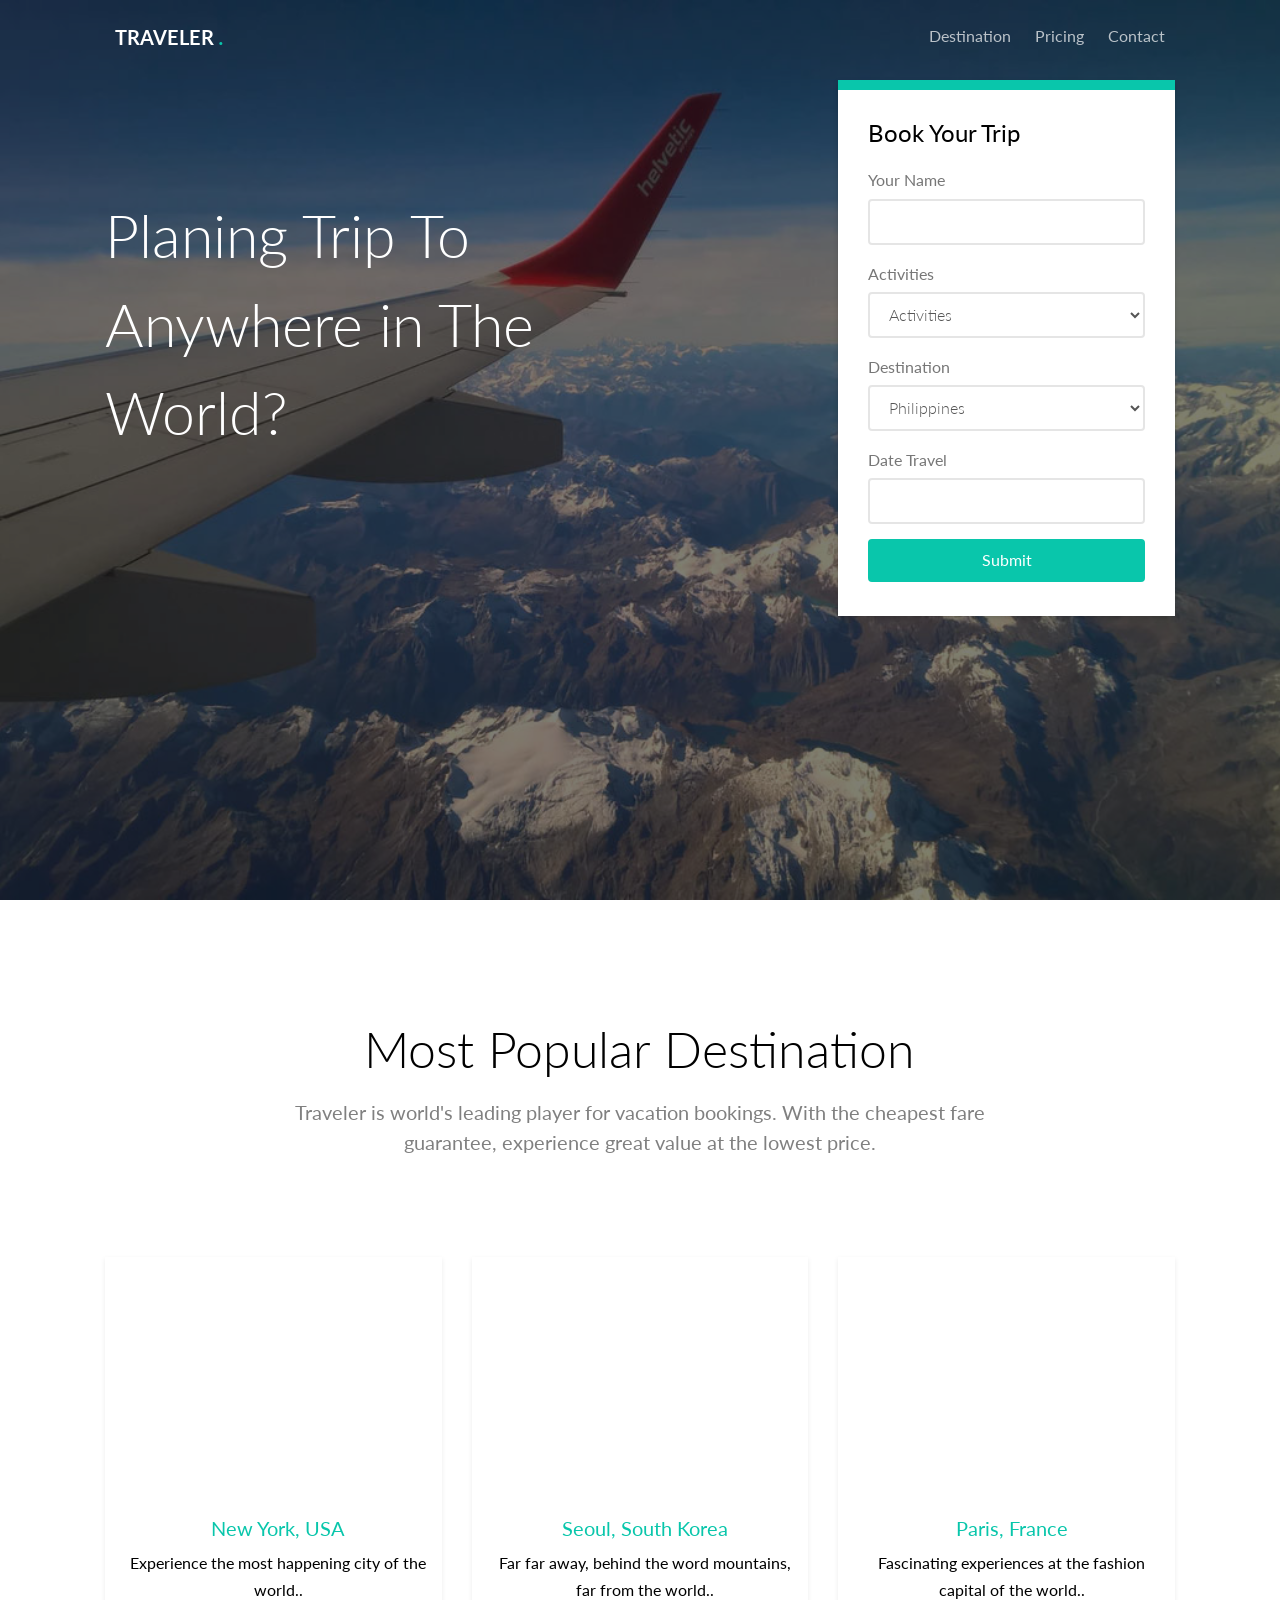
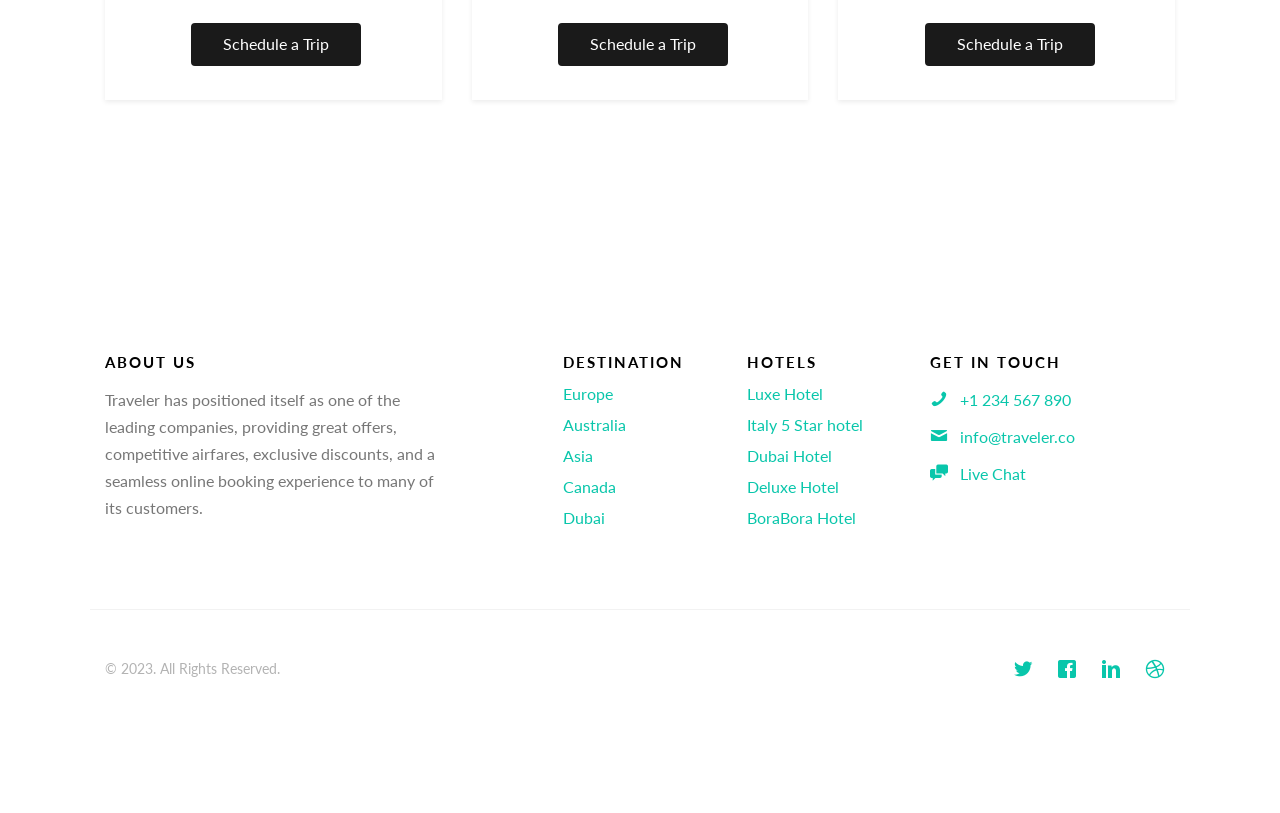
<file: website/index.html>
<!DOCTYPE HTML>

<html>
	<head>
	<meta charset="utf-8">
	<meta http-equiv="X-UA-Compatible" content="IE=edge">
	<title>Traveler | Home  </title>
	

	<meta property="og:title" content=""/>
	<meta property="og:image" content=""/>
	<meta property="og:url" content=""/>
	<meta property="og:site_name" content=""/>
	<meta property="og:description" content=""/>
	<meta name="twitter:title" content="" />
	<meta name="twitter:image" content="" />
	<meta name="twitter:url" content="" />
	<meta name="twitter:card" content="" />

	<link href="https://fonts.googleapis.com/css?family=Lato:300,400,700" rel="stylesheet">
	
	<!-- Animate.css -->
	<link rel="stylesheet" href="css/animate.css">
	<!-- Icomoon Icon Fonts-->
	<link rel="stylesheet" href="css/icomoon.css">
	<!-- Themify Icons-->
	<link rel="stylesheet" href="css/themify-icons.css">
	<!-- Bootstrap  -->
	<link rel="stylesheet" href="css/bootstrap.css">

	<!-- Magnific Popup -->
	<link rel="stylesheet" href="css/magnific-popup.css">

	<!-- Magnific Popup -->
	<link rel="stylesheet" href="css/bootstrap-datepicker.min.css">

	<!-- Owl Carousel  -->
	<link rel="stylesheet" href="css/owl.carousel.min.css">
	<link rel="stylesheet" href="css/owl.theme.default.min.css">

	<!-- Theme style  -->
	<link rel="stylesheet" href="css/style.css">

	<!-- Modernizr JS -->
	<script src="js/modernizr-2.6.2.min.js"></script>
	<!-- FOR IE9 below -->
	<!--[if lt IE 9]>
	<script src="js/respond.min.js"></script>
	<![endif]-->

	</head>
	<body>
		
	<div class="gtco-loader"></div>
	
	<div id="page">

	
	<!-- <div class="page-inner"> -->
	<nav class="gtco-nav" role="navigation">
		<div class="gtco-container">
			
			<div class="row">
				<div class="col-sm-4 col-xs-12">
					<div id="gtco-logo"><a href="index.html">Traveler <em>.</em></a></div>
				</div>
				<div class="col-xs-8 text-right menu-1">
					<ul>
						<li><a href="destination.html">Destination</a></li>
						<li><a href="pricing.html">Pricing</a></li>
						<li><a href="contact.html">Contact</a></li>
					</ul>	
				</div>
			</div>
			
		</div>
	</nav>
	
	<header id="gtco-header" class="gtco-cover gtco-cover-md" role="banner" style="background-image: url(images/img_bg_2.jpg)">
		<div class="overlay"></div>
		<div class="gtco-container">
			<div class="row">
				<div class="col-md-12 col-md-offset-0 text-left">
					

					<div class="row row-mt-15em">
						<div class="col-md-7 mt-text animate-box" data-animate-effect="fadeInUp">
							<h1>Planing Trip To Anywhere in The World?</h1>	
						</div>
						<div class="col-md-4 col-md-push-1 animate-box" data-animate-effect="fadeInRight">
							<div class="form-wrap">
								<div class="tab">
									
									<div class="tab-content">
										<div class="tab-content-inner active" data-content="signup">
											<h3>Book Your Trip</h3>
											<form action="#">
												<div class="row form-group">
													<div class="col-md-12">
														<label for="fullname">Your Name</label>
														<input type="text" id="fullname" class="form-control">
													</div>
												</div>
												<div class="row form-group">
													<div class="col-md-12">
														<label for="activities">Activities</label>
														<select name="#" id="activities" class="form-control">
															<option value="">Activities</option>
															<option value="">Hiking</option>
															<option value="">Caving</option>
															<option value="">Swimming</option>
														</select>
													</div>
												</div>
												<div class="row form-group">
													<div class="col-md-12">
														<label for="destination">Destination</label>
														<select name="#" id="destination" class="form-control">
															<option value="">Philippines</option>
															<option value="">USA</option>
															<option value="">Australia</option>
															<option value="">Singapore</option>
														</select>
													</div>
												</div>
												
												<div class="row form-group">
													<div class="col-md-12">
														<label for="date-start">Date Travel</label>
														<input type="text" id="date-start" class="form-control">
													</div>
												</div>

												<div class="row form-group">
													<div class="col-md-12">
														<input type="submit" class="btn btn-primary btn-block" value="Submit">
													</div>
												</div>
											</form>	
										</div>

										
									</div>
								</div>
							</div>
						</div>
					</div>
							
					
				</div>
			</div>
		</div>
	</header>
	
	<div class="gtco-section">
		<div class="gtco-container">
			<div class="row">
				<div class="col-md-8 col-md-offset-2 text-center gtco-heading">
					<h2>Most Popular Destination</h2>
					<p>Traveler is world's leading player for vacation bookings. With the cheapest fare guarantee, experience great value at the lowest price.</p>
				</div>
			</div>
			<div class="row">

				<div class="col-lg-4 col-md-4 col-sm-6">
					<a href="images/img_1.jpg" class="fh5co-card-item image-popup">
						<figure>
							<!-- <div class="overlay"><i class="ti-plus"></i></div> -->
							<!-- <img src="images/img_1.jpg" alt="Image" class="img-responsive"> -->
							<iframe width="311" height="233" src="https://www.youtube.com/embed/9p3dtE98xRY" title="Best Things To Do in New York City 2023 4K" frameborder="0" allow="accelerometer; autoplay; clipboard-write; encrypted-media; gyroscope; picture-in-picture; web-share"></iframe>

						</figure>
						<div class="fh5co-text">
							<h2>New York, USA</h2>
							<p>Experience the most happening city of the world..</p>
							<p><span class="btn btn-primary">Schedule a Trip</span></p>
						</div>
					</a>
				</div>
				<div class="col-lg-4 col-md-4 col-sm-6">
					<a href="images/img_2.jpg" class="fh5co-card-item image-popup">
						<figure>
							<!-- <div class="overlay"><i class="ti-plus"></i></div> -->
							<!-- <img src="images/img_2.jpg" alt="Image" class="img-responsive"> -->
							<iframe width="311" height="233" src="https://www.youtube.com/embed/0JCGDm9NqzI" title="a SEOUL TRAVEL GUIDE 🇰🇷 Where to GO &amp; What to EAT 서울" frameborder="0" allow="accelerometer; autoplay; clipboard-write; encrypted-media; gyroscope; picture-in-picture; web-share" allowfullscreen></iframe>
							
						</figure>
						<div class="fh5co-text">
							<h2>Seoul, South Korea</h2>
							<p>Far far away, behind the word mountains, far from the world..</p>
							<p><span class="btn btn-primary">Schedule a Trip</span></p>
						</div>
					</a>
				</div>
				<div class="col-lg-4 col-md-4 col-sm-6">
					<a href="images/img_3.jpg" class="fh5co-card-item image-popup">
						<figure>
							<!-- <div class="overlay"><i class="ti-plus"></i></div> -->
							<!-- <img src="images/img_3.jpg" alt="Image" class="img-responsive"> -->
							<iframe width="311" height="233" src="https://www.youtube.com/embed/Hes4bxbNRrY" title="PARIS TRAVEL TIPS FOR FIRST TIMERS | 50+ Must-Knows Before Visiting Paris + What NOT to Do!" frameborder="0" allow="accelerometer; autoplay; clipboard-write; encrypted-media; gyroscope; picture-in-picture; web-share" allowfullscreen></iframe>
							
						</figure>
						<div class="fh5co-text">
							<h2>Paris, France</h2>
							<p>Fascinating experiences at the fashion capital of the world..</p>
							<p><span class="btn btn-primary">Schedule a Trip</span></p>
						</div>
					</a>
				</div>


				

			</div>
		</div>
	</div>
	

	<footer id="gtco-footer" role="contentinfo">
		<div class="gtco-container">
			<div class="row row-p	b-md">

				<div class="col-md-4">
					<div class="gtco-widget">
						<h3>About Us</h3>
						<p>Traveler has positioned itself as one of the leading companies, providing great offers, competitive airfares, exclusive discounts, and a seamless online booking experience to many of its customers.</p>
					</div>
				</div>

				<div class="col-md-2 col-md-push-1">
					<div class="gtco-widget">
						<h3>Destination</h3>
						<ul class="gtco-footer-links">
							<li><a href="#">Europe</a></li>
							<li><a href="#">Australia</a></li>
							<li><a href="#">Asia</a></li>
							<li><a href="#">Canada</a></li>
							<li><a href="#">Dubai</a></li>
						</ul>
					</div>
				</div>

				<div class="col-md-2 col-md-push-1">
					<div class="gtco-widget">
						<h3>Hotels</h3>
						<ul class="gtco-footer-links">
							<li><a href="#">Luxe Hotel</a></li>
							<li><a href="#">Italy 5 Star hotel</a></li>
							<li><a href="#">Dubai Hotel</a></li>
							<li><a href="#">Deluxe Hotel</a></li>
							<li><a href="#">BoraBora Hotel</a></li>
						</ul>
					</div>
				</div>

				<div class="col-md-3 col-md-push-1">
					<div class="gtco-widget">
						<h3>Get In Touch</h3>
						<ul class="gtco-quick-contact">
							<li><a href="#"><i class="icon-phone"></i> +1 234 567 890</a></li>
							<li><a href="#"><i class="icon-mail2"></i> info@traveler.co</a></li>
							<li><a href="#"><i class="icon-chat"></i> Live Chat</a></li>
						</ul>
					</div>
				</div>

			</div>

			<div class="row copyright">
				<div class="col-md-12">
					<p class="pull-left">
						<small class="block">&copy; 2023. All Rights Reserved.</small> 
					</p>
					<p class="pull-right">
						<ul class="gtco-social-icons pull-right">
							<li><a href="#"><i class="icon-twitter"></i></a></li>
							<li><a href="#"><i class="icon-facebook"></i></a></li>
							<li><a href="#"><i class="icon-linkedin"></i></a></li>
							<li><a href="#"><i class="icon-dribbble"></i></a></li>
						</ul>
					</p>
				</div>
			</div>

		</div>
	</footer>
	<!-- </div> -->

	</div>

	<div class="gototop js-top">
		<a href="#" class="js-gotop"><i class="icon-arrow-up"></i></a>
	</div>
	
	<!-- jQuery -->
	<script src="js/jquery.min.js"></script>
	<!-- jQuery Easing -->
	<script src="js/jquery.easing.1.3.js"></script>
	<!-- Bootstrap -->
	<script src="js/bootstrap.min.js"></script>
	<!-- Waypoints -->
	<script src="js/jquery.waypoints.min.js"></script>
	<!-- Carousel -->
	<script src="js/owl.carousel.min.js"></script>
	<!-- countTo -->
	<script src="js/jquery.countTo.js"></script>

	<!-- Stellar Parallax -->
	<script src="js/jquery.stellar.min.js"></script>

	<!-- Magnific Popup -->
	<script src="js/jquery.magnific-popup.min.js"></script>
	<script src="js/magnific-popup-options.js"></script>
	
	<!-- Datepicker -->
	<script src="js/bootstrap-datepicker.min.js"></script>
	

	<!-- Main -->
	<script src="js/main.js"></script>

	</body>
</html>
</file>
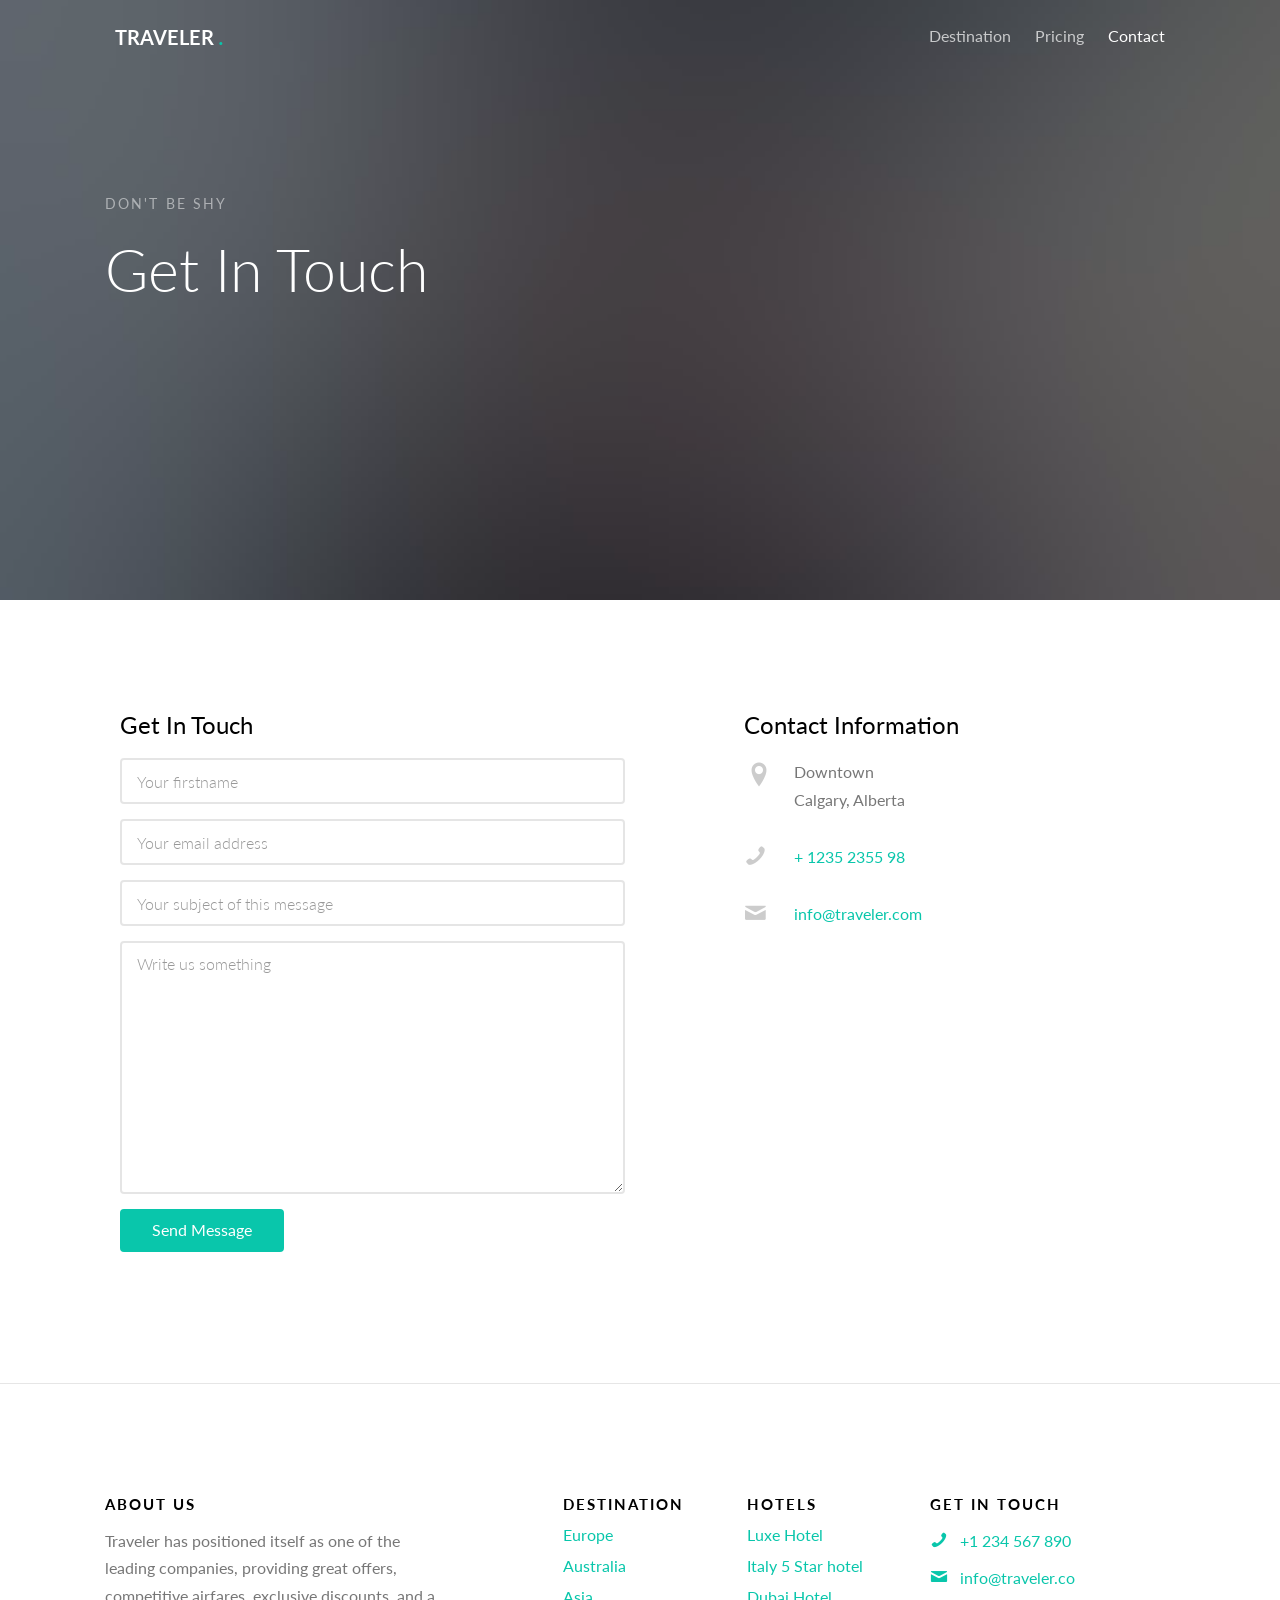
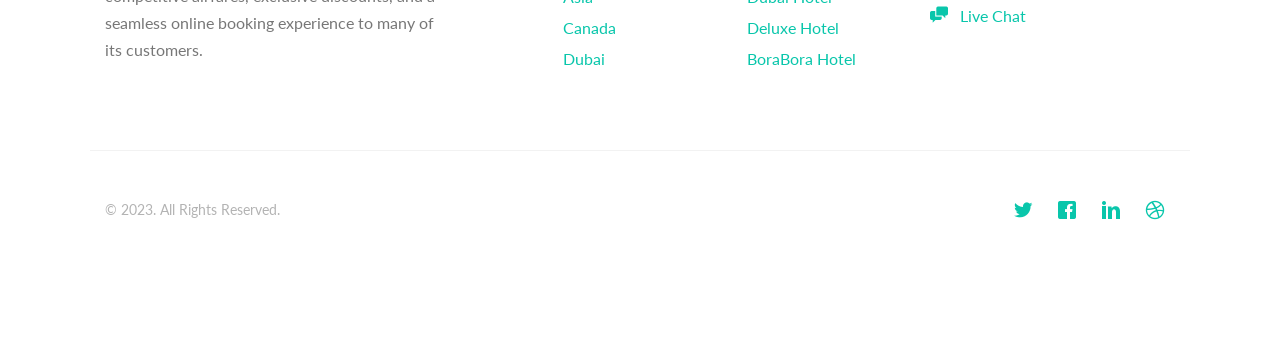
<file: website/contact.html>
<!DOCTYPE HTML>

<html>
	<head>
	<meta charset="utf-8">
	<meta http-equiv="X-UA-Compatible" content="IE=edge">
	<title>Traveler | Contact</title>
	

  	<!-- Facebook and Twitter integration -->
	<meta property="og:title" content=""/>
	<meta property="og:image" content=""/>
	<meta property="og:url" content=""/>
	<meta property="og:site_name" content=""/>
	<meta property="og:description" content=""/>
	<meta name="twitter:title" content="" />
	<meta name="twitter:image" content="" />
	<meta name="twitter:url" content="" />
	<meta name="twitter:card" content="" />

	<link href="https://fonts.googleapis.com/css?family=Lato:300,400,700" rel="stylesheet">
	
	<!-- Animate.css -->
	<link rel="stylesheet" href="css/animate.css">
	<!-- Icomoon Icon Fonts-->
	<link rel="stylesheet" href="css/icomoon.css">
	<!-- Themify Icons-->
	<link rel="stylesheet" href="css/themify-icons.css">
	<!-- Bootstrap  -->
	<link rel="stylesheet" href="css/bootstrap.css">

	<!-- Magnific Popup -->
	<link rel="stylesheet" href="css/magnific-popup.css">

	<!-- Magnific Popup -->
	<link rel="stylesheet" href="css/bootstrap-datepicker.min.css">

	<!-- Owl Carousel  -->
	<link rel="stylesheet" href="css/owl.carousel.min.css">
	<link rel="stylesheet" href="css/owl.theme.default.min.css">

	<!-- Theme style  -->
	<link rel="stylesheet" href="css/style.css">

	<!-- Modernizr JS -->
	<script src="js/modernizr-2.6.2.min.js"></script>
	<!-- FOR IE9 below -->
	<!--[if lt IE 9]>
	<script src="js/respond.min.js"></script>
	<![endif]-->

	</head>
	<body>
		
	<div class="gtco-loader"></div>
	
	<div id="page">

	
	<!-- <div class="page-inner"> -->
	<nav class="gtco-nav" role="navigation">
		<div class="gtco-container">
			
			<div class="row">
				<div class="col-sm-4 col-xs-12">
					<div id="gtco-logo"><a href="index.html">Traveler <em>.</em></a></div>
				</div>
				<div class="col-xs-8 text-right menu-1">
					<ul>
						<li><a href="destination.html">Destination</a></li>
						<li><a href="pricing.html">Pricing</a></li>
						<li class="active"><a href="contact.html">Contact</a></li>
					</ul>	
				</div>
			</div>
			
		</div>
	</nav>
	
	<header id="gtco-header" class="gtco-cover gtco-cover-sm" role="banner" style="background-image: url(images/img_bg_3.jpg)">
		<div class="overlay"></div>
		<div class="gtco-container">
			<div class="row">
				<div class="col-md-12 col-md-offset-0 text-left">
					<div class="row row-mt-15em">

						<div class="col-md-7 mt-text animate-box" data-animate-effect="fadeInUp">
							<span class="intro-text-small">Don't be shy</span>
							<h1>Get In Touch</h1>	
						</div>
						
					</div>
					
				</div>
			</div>
		</div>
	</header>
	
	
	<div class="gtco-section border-bottom">
		<div class="gtco-container">
			<div class="row">
				<div class="col-md-12">
					<div class="col-md-6 animate-box">
					<h3>Get In Touch</h3>
					<form action="#">
						<div class="row form-group">
							<div class="col-md-12">
								<label class="sr-only" for="name">Name</label>
								<input type="text" id="name" class="form-control" placeholder="Your firstname">
							</div>
							
						</div>

						<div class="row form-group">
							<div class="col-md-12">
								<label class="sr-only" for="email">Email</label>
								<input type="text" id="email" class="form-control" placeholder="Your email address">
							</div>
						</div>

						<div class="row form-group">
							<div class="col-md-12">
								<label class="sr-only" for="subject">Subject</label>
								<input type="text" id="subject" class="form-control" placeholder="Your subject of this message">
							</div>
						</div>

						<div class="row form-group">
							<div class="col-md-12">
								<label class="sr-only" for="message">Message</label>
								<textarea name="message" id="message" cols="30" rows="10" class="form-control" placeholder="Write us something"></textarea>
							</div>
						</div>
						<div class="form-group">
							<input type="submit" value="Send Message" class="btn btn-primary">
						</div>

					</form>		
				</div>
				<div class="col-md-5 col-md-push-1 animate-box">
					
					<div class="gtco-contact-info">
						<h3>Contact Information</h3>
						<ul>
							<li class="address">Downtown <br> Calgary, Alberta</li>
							<li class="phone"><a href="tel://1234567920">+ 1235 2355 98</a></li>
							<li class="email"><a href="mailto:info@traveler.com">info@traveler.com</a></li>
						</ul>
					</div>


				</div>
				</div>
			</div>
		</div>
	</div>

	<footer id="gtco-footer" role="contentinfo">
		<div class="gtco-container">
			<div class="row row-p	b-md">

				<div class="col-md-4">
					<div class="gtco-widget">
						<h3>About Us</h3>
						<p>Traveler has positioned itself as one of the leading companies, providing great offers, competitive airfares, exclusive discounts, and a seamless online booking experience to many of its customers.</p>
					</div>
				</div>

				<div class="col-md-2 col-md-push-1">
					<div class="gtco-widget">
						<h3>Destination</h3>
						<ul class="gtco-footer-links">
							<li><a href="#">Europe</a></li>
							<li><a href="#">Australia</a></li>
							<li><a href="#">Asia</a></li>
							<li><a href="#">Canada</a></li>
							<li><a href="#">Dubai</a></li>
						</ul>
					</div>
				</div>

				<div class="col-md-2 col-md-push-1">
					<div class="gtco-widget">
						<h3>Hotels</h3>
						<ul class="gtco-footer-links">
							<li><a href="#">Luxe Hotel</a></li>
							<li><a href="#">Italy 5 Star hotel</a></li>
							<li><a href="#">Dubai Hotel</a></li>
							<li><a href="#">Deluxe Hotel</a></li>
							<li><a href="#">BoraBora Hotel</a></li>
						</ul>
					</div>
				</div>

				<div class="col-md-3 col-md-push-1">
					<div class="gtco-widget">
						<h3>Get In Touch</h3>
						<ul class="gtco-quick-contact">
							<li><a href="#"><i class="icon-phone"></i> +1 234 567 890</a></li>
							<li><a href="#"><i class="icon-mail2"></i> info@traveler.co</a></li>
							<li><a href="#"><i class="icon-chat"></i> Live Chat</a></li>
						</ul>
					</div>
				</div>

			</div>

			<div class="row copyright">
				<div class="col-md-12">
					<p class="pull-left">
						<small class="block">&copy; 2023. All Rights Reserved.</small> 
					</p>
					<p class="pull-right">
						<ul class="gtco-social-icons pull-right">
							<li><a href="#"><i class="icon-twitter"></i></a></li>
							<li><a href="#"><i class="icon-facebook"></i></a></li>
							<li><a href="#"><i class="icon-linkedin"></i></a></li>
							<li><a href="#"><i class="icon-dribbble"></i></a></li>
						</ul>
					</p>
				</div>
			</div>

		</div>
	</footer>
	<!-- </div> -->

	</div>

	<div class="gototop js-top">
		<a href="#" class="js-gotop"><i class="icon-arrow-up"></i></a>
	</div>
	
	<!-- jQuery -->
	<script src="js/jquery.min.js"></script>
	<!-- jQuery Easing -->
	<script src="js/jquery.easing.1.3.js"></script>
	<!-- Bootstrap -->
	<script src="js/bootstrap.min.js"></script>
	<!-- Waypoints -->
	<script src="js/jquery.waypoints.min.js"></script>
	<!-- Carousel -->
	<script src="js/owl.carousel.min.js"></script>
	<!-- countTo -->
	<script src="js/jquery.countTo.js"></script>

	<!-- Stellar Parallax -->
	<script src="js/jquery.stellar.min.js"></script>

	<!-- Magnific Popup -->
	<script src="js/jquery.magnific-popup.min.js"></script>
	<script src="js/magnific-popup-options.js"></script>
	
	<!-- Datepicker -->
	<script src="js/bootstrap-datepicker.min.js"></script>
	

	<!-- Main -->
	<script src="js/main.js"></script>

	</body>
</html>
</file>
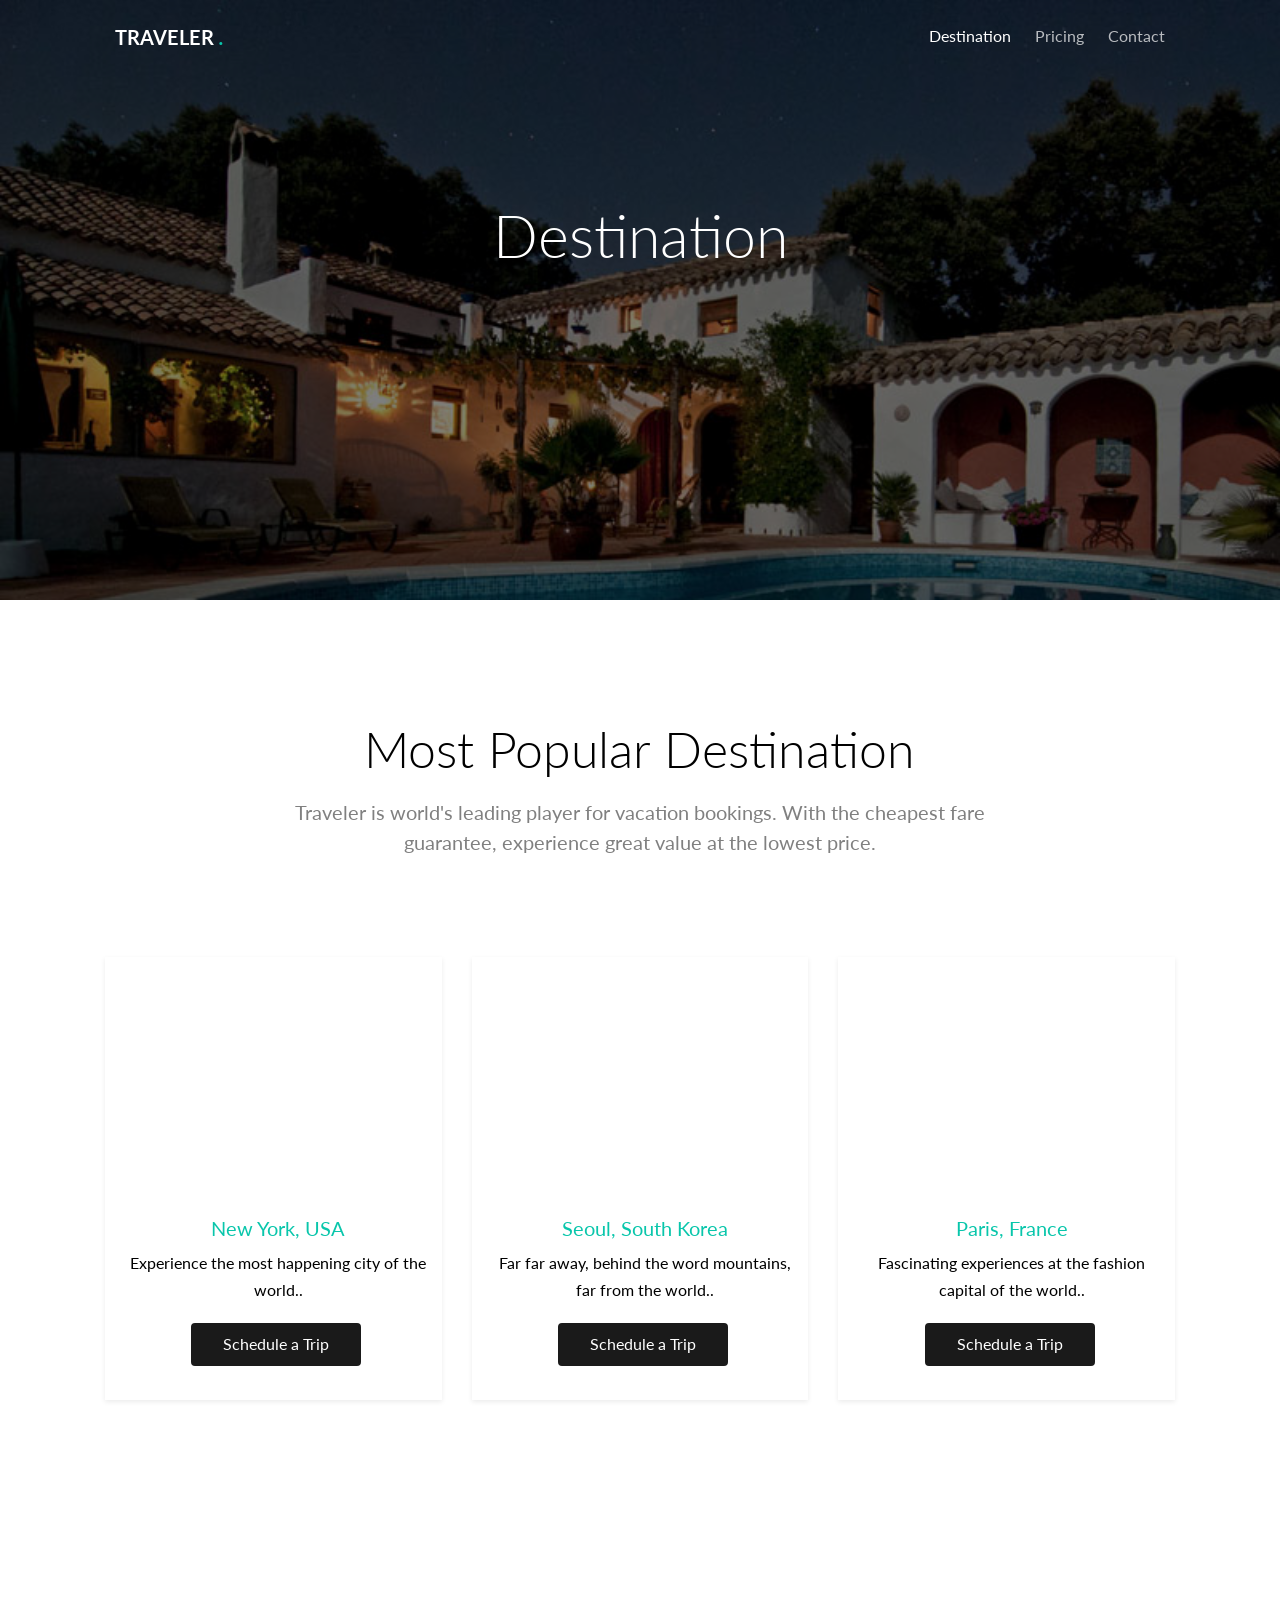
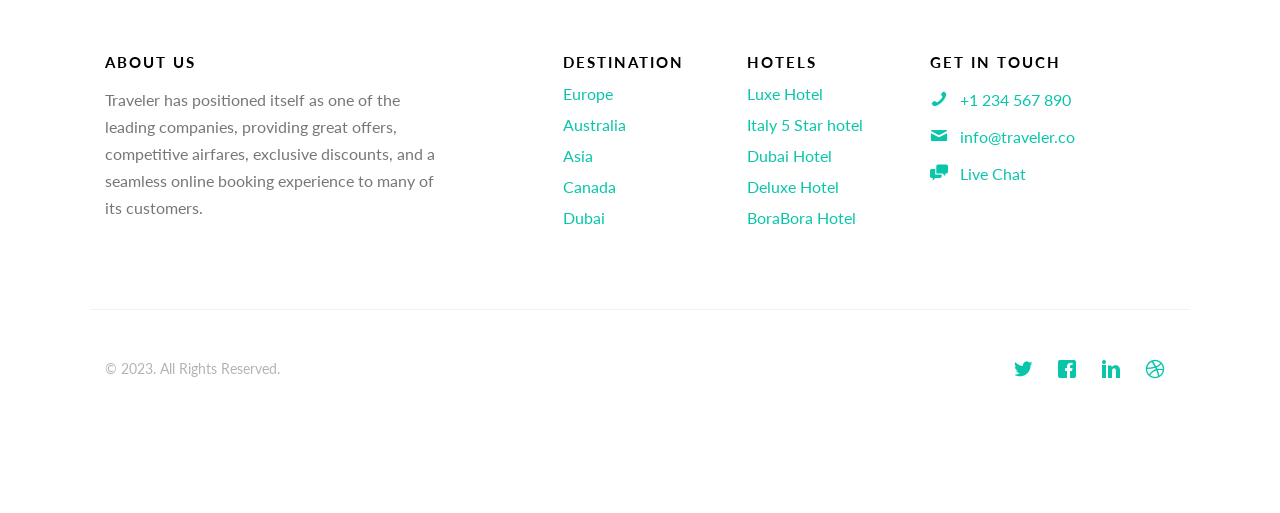
<file: website/destination.html>
<!DOCTYPE HTML>

<html>
	<head>
	<meta charset="utf-8">
	<meta http-equiv="X-UA-Compatible" content="IE=edge">
	<title>Traveler | Destination</title>
	
  	<!-- Facebook and Twitter integration -->
	<meta property="og:title" content=""/>
	<meta property="og:image" content=""/>
	<meta property="og:url" content=""/>
	<meta property="og:site_name" content=""/>
	<meta property="og:description" content=""/>
	<meta name="twitter:title" content="" />
	<meta name="twitter:image" content="" />
	<meta name="twitter:url" content="" />
	<meta name="twitter:card" content="" />

	<link href="https://fonts.googleapis.com/css?family=Lato:300,400,700" rel="stylesheet">
	
	<!-- Animate.css -->
	<link rel="stylesheet" href="css/animate.css">
	<!-- Icomoon Icon Fonts-->
	<link rel="stylesheet" href="css/icomoon.css">
	<!-- Themify Icons-->
	<link rel="stylesheet" href="css/themify-icons.css">
	<!-- Bootstrap  -->
	<link rel="stylesheet" href="css/bootstrap.css">

	<!-- Magnific Popup -->
	<link rel="stylesheet" href="css/magnific-popup.css">

	<!-- Magnific Popup -->
	<link rel="stylesheet" href="css/bootstrap-datepicker.min.css">

	<!-- Owl Carousel  -->
	<link rel="stylesheet" href="css/owl.carousel.min.css">
	<link rel="stylesheet" href="css/owl.theme.default.min.css">

	<!-- Theme style  -->
	<link rel="stylesheet" href="css/style.css">

	<!-- Modernizr JS -->
	<script src="js/modernizr-2.6.2.min.js"></script>
	<!-- FOR IE9 below -->
	<!--[if lt IE 9]>
	<script src="js/respond.min.js"></script>
	<![endif]-->

	</head>
	<body>
		
	<div class="gtco-loader"></div>
	
	<div id="page">

	
	<!-- <div class="page-inner"> -->
	<nav class="gtco-nav" role="navigation">
		<div class="gtco-container">
			
			<div class="row">
				<div class="col-sm-4 col-xs-12">
					<div id="gtco-logo"><a href="index.html">Traveler <em>.</em></a></div>
				</div>
				<div class="col-xs-8 text-right menu-1">
					<ul>
						<li class="active"><a href="destination.html">Destination</a></li>
						<li><a href="pricing.html">Pricing</a></li>
						<li><a href="contact.html">Contact</a></li>
					</ul>	
				</div>
			</div>
			
		</div>
	</nav>
	
	<header id="gtco-header" class="gtco-cover gtco-cover-sm" role="banner" style="background-image: url(images/img_6.jpg)">
		<div class="overlay"></div>
		<div class="gtco-container">
			<div class="row">
				<div class="col-md-12 col-md-offset-0 text-center">
					<div class="row row-mt-15em">

						<div class="col-md-12 mt-text animate-box" data-animate-effect="fadeInUp">
							<h1>Destination</h1>	
						</div>
						
					</div>
					
				</div>
			</div>
		</div>
	</header>
	
	<div class="gtco-section">
		<div class="gtco-container">
			<div class="row">
				<div class="col-md-8 col-md-offset-2 text-center gtco-heading">
					<h2>Most Popular Destination</h2>
					<p>Traveler is world's leading player for vacation bookings. With the cheapest fare guarantee, experience great value at the lowest price.</p>
				</div>
			</div>
			<div class="row">

				<div class="col-lg-4 col-md-4 col-sm-6">
					<a href="images/img_1.jpg" class="fh5co-card-item image-popup">
						<figure>
							<!-- <div class="overlay"><i class="ti-plus"></i></div> -->
							<!-- <img src="images/img_1.jpg" alt="Image" class="img-responsive"> -->
							<iframe width="311" height="233" src="https://www.youtube.com/embed/9p3dtE98xRY" title="Best Things To Do in New York City 2023 4K" frameborder="0" allow="accelerometer; autoplay; clipboard-write; encrypted-media; gyroscope; picture-in-picture; web-share"></iframe>
						</figure>
						<div class="fh5co-text">
							<h2>New York, USA</h2>
							<p>Experience the most happening city of the world..</p>
							<p><span class="btn btn-primary">Schedule a Trip</span></p>
						</div>
					</a>
				</div>
				<div class="col-lg-4 col-md-4 col-sm-6">
					<a href="images/img_2.jpg" class="fh5co-card-item image-popup">
						<figure>
							<!-- <div class="overlay"><i class="ti-plus"></i></div> -->
							<!-- <img src="images/img_2.jpg" alt="Image" class="img-responsive"> -->
							<iframe width="311" height="233" src="https://www.youtube.com/embed/0JCGDm9NqzI" title="a SEOUL TRAVEL GUIDE 🇰🇷 Where to GO &amp; What to EAT 서울" frameborder="0" allow="accelerometer; autoplay; clipboard-write; encrypted-media; gyroscope; picture-in-picture; web-share" allowfullscreen></iframe>
							
						</figure>
						<div class="fh5co-text">
							<h2>Seoul, South Korea</h2>
							<p>Far far away, behind the word mountains, far from the world..</p>
							<p><span class="btn btn-primary">Schedule a Trip</span></p>
						</div>
					</a>
				</div>
				<div class="col-lg-4 col-md-4 col-sm-6">
					<a href="images/img_3.jpg" class="fh5co-card-item image-popup">
						<figure>
							<!-- <div class="overlay"><i class="ti-plus"></i></div> -->
							<!-- <img src="images/img_3.jpg" alt="Image" class="img-responsive"> -->
							<iframe width="311" height="233" src="https://www.youtube.com/embed/Hes4bxbNRrY" title="PARIS TRAVEL TIPS FOR FIRST TIMERS | 50+ Must-Knows Before Visiting Paris + What NOT to Do!" frameborder="0" allow="accelerometer; autoplay; clipboard-write; encrypted-media; gyroscope; picture-in-picture; web-share" allowfullscreen></iframe>

						</figure>
						<div class="fh5co-text">
							<h2>Paris, France</h2>
							<p>Fascinating experiences at the fashion capital of the world..</p>
							<p><span class="btn btn-primary">Schedule a Trip</span></p>
						</div>
					</a>
				</div>


				

			</div>
		</div>
	</div>
	



	<footer id="gtco-footer" role="contentinfo">
		<div class="gtco-container">
			<div class="row row-p	b-md">

				<div class="col-md-4">
					<div class="gtco-widget">
						<h3>About Us</h3>
						<p>Traveler has positioned itself as one of the leading companies, providing great offers, competitive airfares, exclusive discounts, and a seamless online booking experience to many of its customers.</p>
					</div>
				</div>

				<div class="col-md-2 col-md-push-1">
					<div class="gtco-widget">
						<h3>Destination</h3>
						<ul class="gtco-footer-links">
							<li><a href="#">Europe</a></li>
							<li><a href="#">Australia</a></li>
							<li><a href="#">Asia</a></li>
							<li><a href="#">Canada</a></li>
							<li><a href="#">Dubai</a></li>
						</ul>
					</div>
				</div>

				<div class="col-md-2 col-md-push-1">
					<div class="gtco-widget">
						<h3>Hotels</h3>
						<ul class="gtco-footer-links">
							<li><a href="#">Luxe Hotel</a></li>
							<li><a href="#">Italy 5 Star hotel</a></li>
							<li><a href="#">Dubai Hotel</a></li>
							<li><a href="#">Deluxe Hotel</a></li>
							<li><a href="#">BoraBora Hotel</a></li>
						</ul>
					</div>
				</div>

				<div class="col-md-3 col-md-push-1">
					<div class="gtco-widget">
						<h3>Get In Touch</h3>
						<ul class="gtco-quick-contact">
							<li><a href="#"><i class="icon-phone"></i> +1 234 567 890</a></li>
							<li><a href="#"><i class="icon-mail2"></i> info@traveler.co</a></li>
							<li><a href="#"><i class="icon-chat"></i> Live Chat</a></li>
						</ul>
					</div>
				</div>

			</div>

			<div class="row copyright">
				<div class="col-md-12">
					<p class="pull-left">
						<small class="block">&copy; 2023. All Rights Reserved.</small> 
					</p>
					<p class="pull-right">
						<ul class="gtco-social-icons pull-right">
							<li><a href="#"><i class="icon-twitter"></i></a></li>
							<li><a href="#"><i class="icon-facebook"></i></a></li>
							<li><a href="#"><i class="icon-linkedin"></i></a></li>
							<li><a href="#"><i class="icon-dribbble"></i></a></li>
						</ul>
					</p>
				</div>
			</div>

		</div>
	</footer>
	<!-- </div> -->

	</div>

	<div class="gototop js-top">
		<a href="#" class="js-gotop"><i class="icon-arrow-up"></i></a>
	</div>
	
	<!-- jQuery -->
	<script src="js/jquery.min.js"></script>
	<!-- jQuery Easing -->
	<script src="js/jquery.easing.1.3.js"></script>
	<!-- Bootstrap -->
	<script src="js/bootstrap.min.js"></script>
	<!-- Waypoints -->
	<script src="js/jquery.waypoints.min.js"></script>
	<!-- Carousel -->
	<script src="js/owl.carousel.min.js"></script>
	<!-- countTo -->
	<script src="js/jquery.countTo.js"></script>

	<!-- Stellar Parallax -->
	<script src="js/jquery.stellar.min.js"></script>

	<!-- Magnific Popup -->
	<script src="js/jquery.magnific-popup.min.js"></script>
	<script src="js/magnific-popup-options.js"></script>
	
	<!-- Datepicker -->
	<script src="js/bootstrap-datepicker.min.js"></script>
	

	<!-- Main -->
	<script src="js/main.js"></script>

	</body>
</html>
</file>
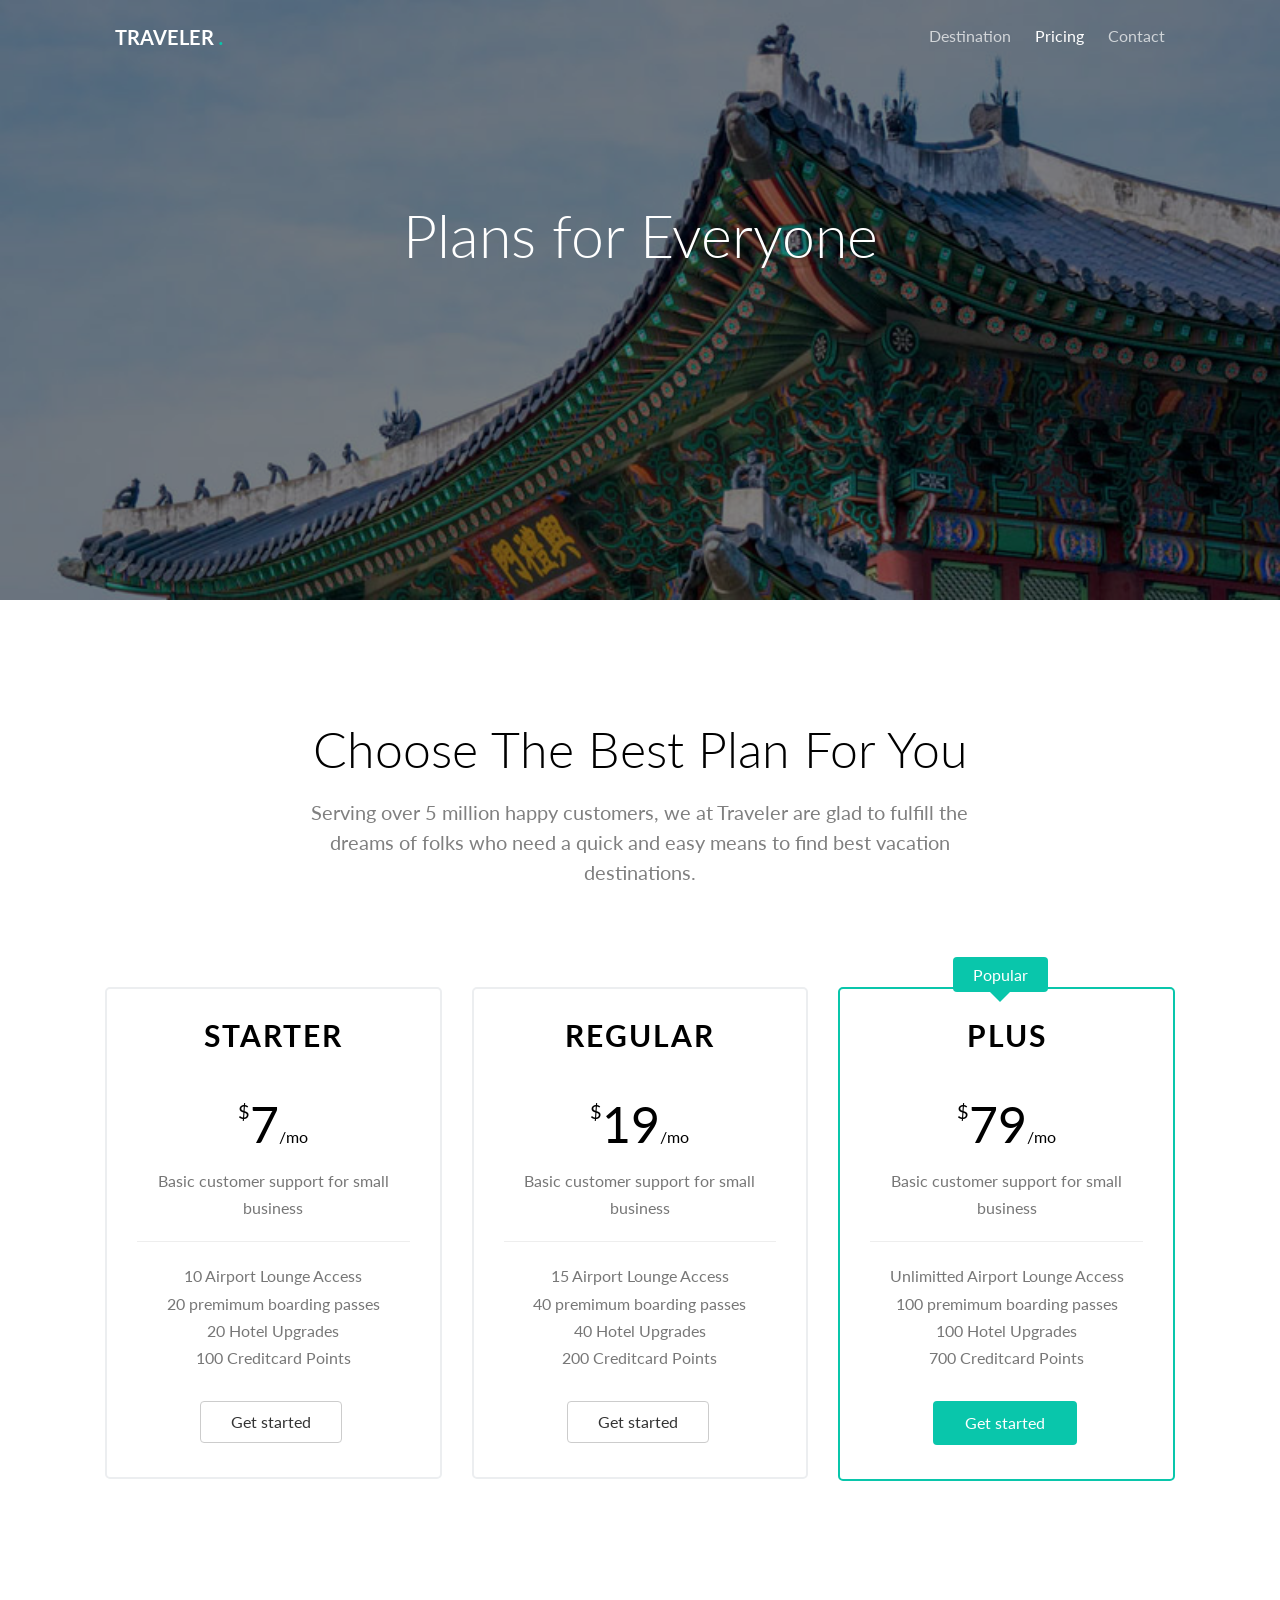
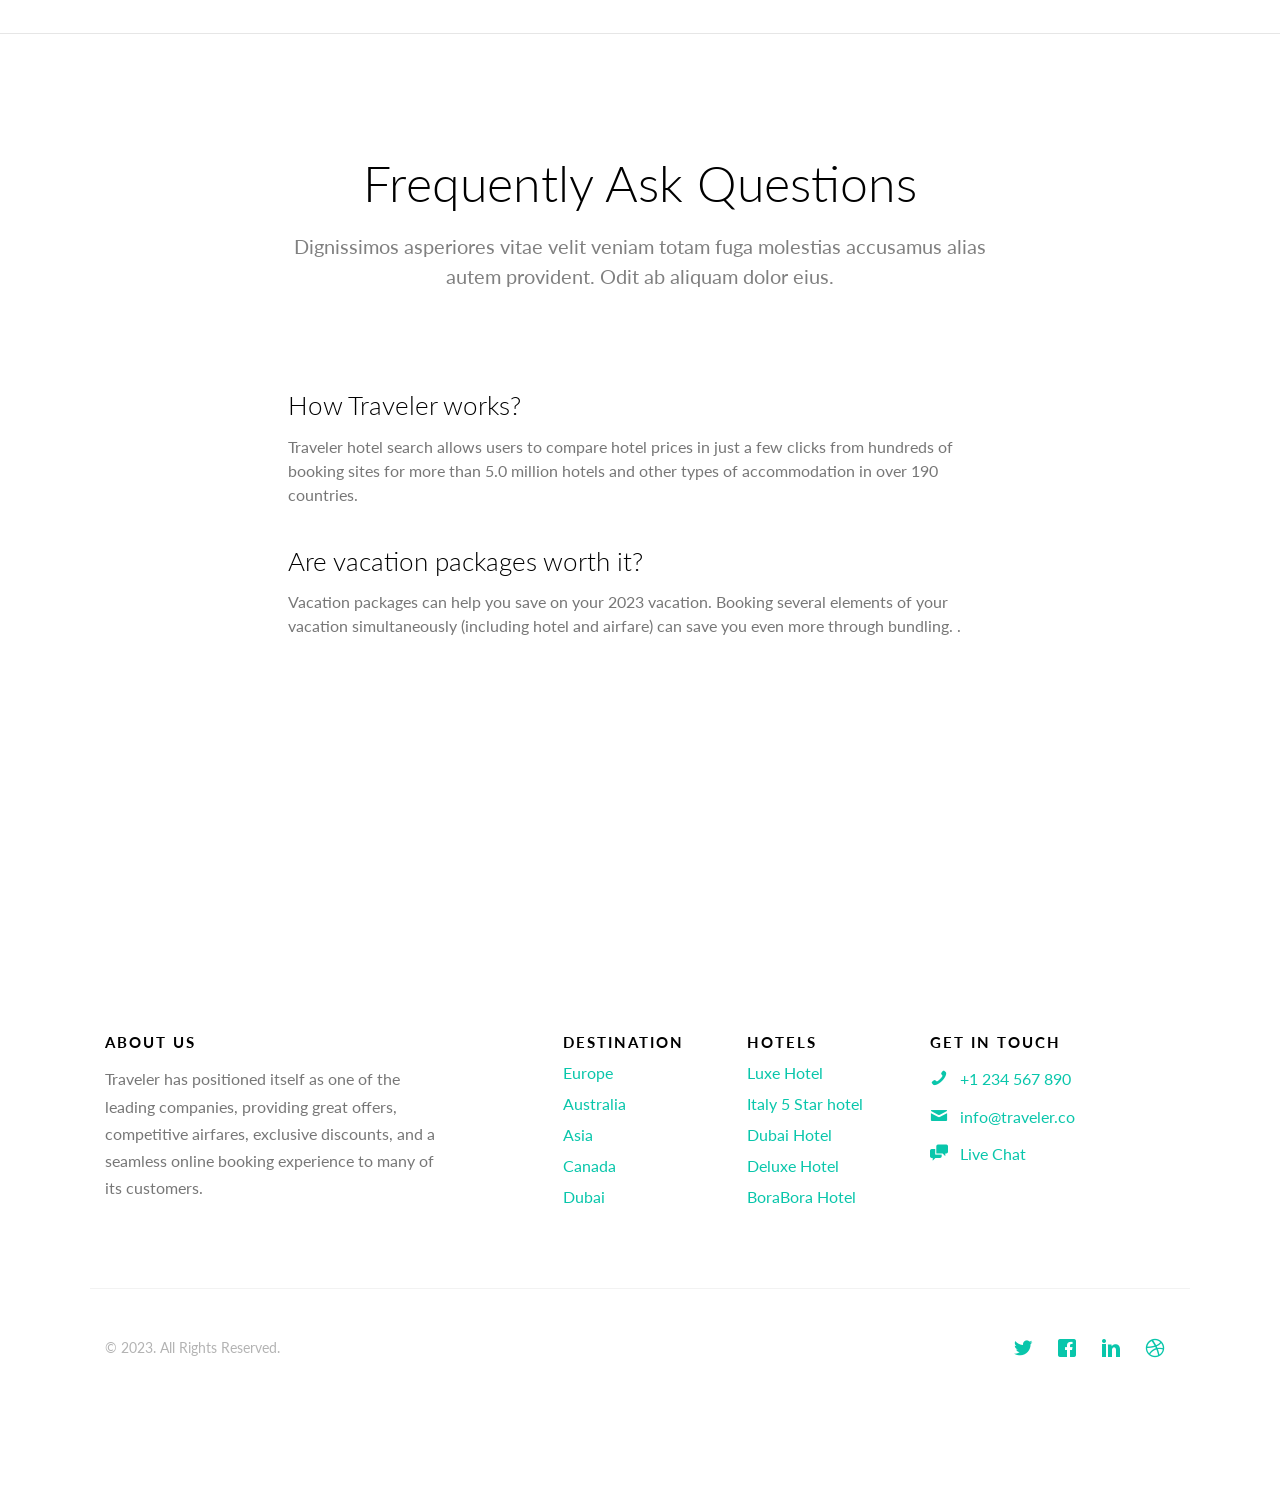
<file: website/pricing.html>
<!DOCTYPE HTML>

<html>
	<head>
	<meta charset="utf-8">
	<meta http-equiv="X-UA-Compatible" content="IE=edge">
	<title>Traveler | Pricing</title>
	
  	<!-- Facebook and Twitter integration -->
	<meta property="og:title" content=""/>
	<meta property="og:image" content=""/>
	<meta property="og:url" content=""/>
	<meta property="og:site_name" content=""/>
	<meta property="og:description" content=""/>
	<meta name="twitter:title" content="" />
	<meta name="twitter:image" content="" />
	<meta name="twitter:url" content="" />
	<meta name="twitter:card" content="" />

	<link href="https://fonts.googleapis.com/css?family=Lato:300,400,700" rel="stylesheet">
	
	<!-- Animate.css -->
	<link rel="stylesheet" href="css/animate.css">
	<!-- Icomoon Icon Fonts-->
	<link rel="stylesheet" href="css/icomoon.css">
	<!-- Themify Icons-->
	<link rel="stylesheet" href="css/themify-icons.css">
	<!-- Bootstrap  -->
	<link rel="stylesheet" href="css/bootstrap.css">

	<!-- Magnific Popup -->
	<link rel="stylesheet" href="css/magnific-popup.css">

	<!-- Magnific Popup -->
	<link rel="stylesheet" href="css/bootstrap-datepicker.min.css">

	<!-- Owl Carousel  -->
	<link rel="stylesheet" href="css/owl.carousel.min.css">
	<link rel="stylesheet" href="css/owl.theme.default.min.css">

	<!-- Theme style  -->
	<link rel="stylesheet" href="css/style.css">

	<!-- Modernizr JS -->
	<script src="js/modernizr-2.6.2.min.js"></script>
	<!-- FOR IE9 below -->
	<!--[if lt IE 9]>
	<script src="js/respond.min.js"></script>
	<![endif]-->

	</head>
	<body>
		
	<div class="gtco-loader"></div>
	
	<div id="page">

	
	<!-- <div class="page-inner"> -->
	<nav class="gtco-nav" role="navigation">
		<div class="gtco-container">
			
			<div class="row">
				<div class="col-sm-4 col-xs-12">
					<div id="gtco-logo"><a href="index.html">Traveler <em>.</em></a></div>
				</div>
				<div class="col-xs-8 text-right menu-1">
					<ul>
						<li><a href="destination.html">Destination</a></li>
						<li class="active"><a href="pricing.html">Pricing</a></li>
						<li><a href="contact.html">Contact</a></li>
					</ul>	
				</div>
			</div>
			
		</div>
	</nav>
	
	<header id="gtco-header" class="gtco-cover gtco-cover-sm" role="banner" style="background-image: url(images/img_2.jpg)">
		<div class="overlay"></div>
		<div class="gtco-container">
			<div class="row">
				<div class="col-md-12 col-md-offset-0 text-center">
					<div class="row row-mt-15em">

						<div class="col-md-12 mt-text animate-box" data-animate-effect="fadeInUp">
							<h1>Plans for Everyone</h1>	
						</div>
						
					</div>
					
				</div>
			</div>
		</div>
	</header>
	
	
	
	<div class="gtco-section border-bottom">
		<div class="gtco-container">
			<div class="row">
				<div class="col-md-8 col-md-offset-2 text-center gtco-heading">
					<h2>Choose The Best Plan For You</h2>
					<p>Serving over 5 million happy customers, we at Traveler are glad to fulfill the dreams of folks who need a quick and easy means to find best vacation destinations.</p>
				</div>
			</div>
			<div class="row">
				<div class="col-md-4">
					<div class="price-box">
						<h2 class="pricing-plan">Starter</h2>
						<div class="price"><sup class="currency">$</sup>7<small>/mo</small></div>
						<p>Basic customer support for small business</p>
						<hr>
						<ul class="pricing-info">
							<li>10 Airport Lounge Access</li>
							<li>20 premimum boarding passes</li>
							<li>20 Hotel Upgrades</li>
							<li>100 Creditcard Points</li>
						</ul>
						<a href="#" class="btn btn-default btn-sm">Get started</a>
					</div>
				</div>
				<div class="col-md-4">
					<div class="price-box">
						<h2 class="pricing-plan">Regular</h2>
						<div class="price"><sup class="currency">$</sup>19<small>/mo</small></div>
						<p>Basic customer support for small business</p>
						<hr>
						<ul class="pricing-info">
							<li>15 Airport Lounge Access</li>
							<li>40 premimum boarding passes</li>
							<li>40 Hotel Upgrades</li>
							<li>200 Creditcard Points</li>
						</ul>
						<a href="#" class="btn btn-default btn-sm">Get started</a>
					</div>
				</div>
				<div class="col-md-4">
					<div class="price-box popular">
						<div class="popular-text">Popular</div>
						<h2 class="pricing-plan">Plus</h2>
						<div class="price"><sup class="currency">$</sup>79<small>/mo</small></div>
						<p>Basic customer support for small business</p>
						<hr>
						<ul class="pricing-info">
							<li>Unlimitted Airport Lounge Access</li>
							<li>100 premimum boarding passes</li>
							<li>100 Hotel Upgrades</li>
							<li>700 Creditcard Points</li>
						</ul>
						<a href="#" class="btn btn-primary btn-sm">Get started</a>
					</div>
				</div>
			</div>
		</div>
	</div>

	<div class="gtco-section">
		<div class="gtco-container">
			<div class="row">
				<div class="col-md-8 col-md-offset-2 text-center gtco-heading animate-box">
					<h2>Frequently Ask Questions</h2>
					<p>Dignissimos asperiores vitae velit veniam totam fuga molestias accusamus alias autem provident. Odit ab aliquam dolor eius.</p>
				</div>
			</div>
			<div class="row">
				<div class="col-md-8 col-md-offset-2">
					<ul class="fh5co-faq-list">
						<li class="animate-box">
							<h2>How Traveler works?</h2>
							<p>Traveler hotel search allows users to compare hotel prices in just a few clicks from hundreds of booking sites for more than 5.0 million hotels and other types of accommodation in over 190 countries. </p>
						</li>
						<li class="animate-box">
							<h2>Are vacation packages worth it?</h2>
							<p>Vacation packages can help you save on your 2023 vacation. Booking several elements of your vacation simultaneously (including hotel and airfare) can save you even more through bundling. .</p>
						</li>
						<li class="animate-box">
							<h2>Hotel reviews help you find your ideal hotel</h2>
							<p>Over 175 million aggregated hotel ratings and more than 19 million images allow you to find out more about where you're travelling.</p>
						</li>
						
					</ul>
				</div>
			</div>
		</div>
	</div>

	
	

	<footer id="gtco-footer" role="contentinfo">
		<div class="gtco-container">
			<div class="row row-p	b-md">

				<div class="col-md-4">
					<div class="gtco-widget">
						<h3>About Us</h3>
						<p>Traveler has positioned itself as one of the leading companies, providing great offers, competitive airfares, exclusive discounts, and a seamless online booking experience to many of its customers.</p>
					</div>
				</div>

				<div class="col-md-2 col-md-push-1">
					<div class="gtco-widget">
						<h3>Destination</h3>
						<ul class="gtco-footer-links">
							<li><a href="#">Europe</a></li>
							<li><a href="#">Australia</a></li>
							<li><a href="#">Asia</a></li>
							<li><a href="#">Canada</a></li>
							<li><a href="#">Dubai</a></li>
						</ul>
					</div>
				</div>

				<div class="col-md-2 col-md-push-1">
					<div class="gtco-widget">
						<h3>Hotels</h3>
						<ul class="gtco-footer-links">
							<li><a href="#">Luxe Hotel</a></li>
							<li><a href="#">Italy 5 Star hotel</a></li>
							<li><a href="#">Dubai Hotel</a></li>
							<li><a href="#">Deluxe Hotel</a></li>
							<li><a href="#">BoraBora Hotel</a></li>
						</ul>
					</div>
				</div>

				<div class="col-md-3 col-md-push-1">
					<div class="gtco-widget">
						<h3>Get In Touch</h3>
						<ul class="gtco-quick-contact">
							<li><a href="#"><i class="icon-phone"></i> +1 234 567 890</a></li>
							<li><a href="#"><i class="icon-mail2"></i> info@traveler.co</a></li>
							<li><a href="#"><i class="icon-chat"></i> Live Chat</a></li>
						</ul>
					</div>
				</div>

			</div>

			<div class="row copyright">
				<div class="col-md-12">
					<p class="pull-left">
						<small class="block">&copy; 2023. All Rights Reserved.</small> 
					</p>
					<p class="pull-right">
						<ul class="gtco-social-icons pull-right">
							<li><a href="#"><i class="icon-twitter"></i></a></li>
							<li><a href="#"><i class="icon-facebook"></i></a></li>
							<li><a href="#"><i class="icon-linkedin"></i></a></li>
							<li><a href="#"><i class="icon-dribbble"></i></a></li>
						</ul>
					</p>
				</div>
			</div>

		</div>
	</footer>
	<!-- </div> -->

	</div>

	<div class="gototop js-top">
		<a href="#" class="js-gotop"><i class="icon-arrow-up"></i></a>
	</div>
	
	<!-- jQuery -->
	<script src="js/jquery.min.js"></script>
	<!-- jQuery Easing -->
	<script src="js/jquery.easing.1.3.js"></script>
	<!-- Bootstrap -->
	<script src="js/bootstrap.min.js"></script>
	<!-- Waypoints -->
	<script src="js/jquery.waypoints.min.js"></script>
	<!-- Carousel -->
	<script src="js/owl.carousel.min.js"></script>
	<!-- countTo -->
	<script src="js/jquery.countTo.js"></script>

	<!-- Stellar Parallax -->
	<script src="js/jquery.stellar.min.js"></script>

	<!-- Magnific Popup -->
	<script src="js/jquery.magnific-popup.min.js"></script>
	<script src="js/magnific-popup-options.js"></script>
	
	<!-- Datepicker -->
	<script src="js/bootstrap-datepicker.min.js"></script>
	

	<!-- Main -->
	<script src="js/main.js"></script>

	</body>
</html>
</file>
<file: website/css/icomoon.css>
@font-face {
  font-family: 'icomoon';
  src:  url('../fonts/icomoon/icomoon.eot?6iuir');
  src:  url('../fonts/icomoon/icomoon.eot?6iuir#iefix') format('embedded-opentype'),
    url('../fonts/icomoon/icomoon.ttf?6iuir') format('truetype'),
    url('../fonts/icomoon/icomoon.woff?6iuir') format('woff'),
    url('../fonts/icomoon/icomoon.svg?6iuir#icomoon') format('svg');
  font-weight: normal;
  font-style: normal;
}

[class^="icon-"], [class*=" icon-"] {
  /* use !important to prevent issues with browser extensions that change fonts */
  font-family: 'icomoon' !important;
  speak: none;
  font-style: normal;
  font-weight: normal;
  font-variant: normal;
  text-transform: none;
  line-height: 1;

  /* Better Font Rendering =========== */
  -webkit-font-smoothing: antialiased;
  -moz-osx-font-smoothing: grayscale;
}

.icon-eye:before {
  content: "\e000";
}
.icon-paper-clip:before {
  content: "\e001";
}
.icon-mail:before {
  content: "\e002";
}
.icon-toggle:before {
  content: "\e003";
}
.icon-layout:before {
  content: "\e004";
}
.icon-link:before {
  content: "\e005";
}
.icon-bell:before {
  content: "\e006";
}
.icon-lock:before {
  content: "\e007";
}
.icon-unlock:before {
  content: "\e008";
}
.icon-ribbon:before {
  content: "\e009";
}
.icon-image:before {
  content: "\e010";
}
.icon-signal:before {
  content: "\e011";
}
.icon-target:before {
  content: "\e012";
}
.icon-clipboard:before {
  content: "\e013";
}
.icon-clock:before {
  content: "\e014";
}
.icon-watch:before {
  content: "\e015";
}
.icon-air-play:before {
  content: "\e016";
}
.icon-camera:before {
  content: "\e017";
}
.icon-video:before {
  content: "\e018";
}
.icon-disc:before {
  content: "\e019";
}
.icon-printer:before {
  content: "\e020";
}
.icon-monitor:before {
  content: "\e021";
}
.icon-server:before {
  content: "\e022";
}
.icon-cog:before {
  content: "\e023";
}
.icon-heart:before {
  content: "\e024";
}
.icon-paragraph:before {
  content: "\e025";
}
.icon-align-justify:before {
  content: "\e026";
}
.icon-align-left:before {
  content: "\e027";
}
.icon-align-center:before {
  content: "\e028";
}
.icon-align-right:before {
  content: "\e029";
}
.icon-book:before {
  content: "\e030";
}
.icon-layers:before {
  content: "\e031";
}
.icon-stack:before {
  content: "\e032";
}
.icon-stack-2:before {
  content: "\e033";
}
.icon-paper:before {
  content: "\e034";
}
.icon-paper-stack:before {
  content: "\e035";
}
.icon-search:before {
  content: "\e036";
}
.icon-zoom-in:before {
  content: "\e037";
}
.icon-zoom-out:before {
  content: "\e038";
}
.icon-reply:before {
  content: "\e039";
}
.icon-circle-plus:before {
  content: "\e040";
}
.icon-circle-minus:before {
  content: "\e041";
}
.icon-circle-check:before {
  content: "\e042";
}
.icon-circle-cross:before {
  content: "\e043";
}
.icon-square-plus:before {
  content: "\e044";
}
.icon-square-minus:before {
  content: "\e045";
}
.icon-square-check:before {
  content: "\e046";
}
.icon-square-cross:before {
  content: "\e047";
}
.icon-microphone:before {
  content: "\e048";
}
.icon-record:before {
  content: "\e049";
}
.icon-skip-back:before {
  content: "\e050";
}
.icon-rewind:before {
  content: "\e051";
}
.icon-play:before {
  content: "\e052";
}
.icon-pause:before {
  content: "\e053";
}
.icon-stop:before {
  content: "\e054";
}
.icon-fast-forward:before {
  content: "\e055";
}
.icon-skip-forward:before {
  content: "\e056";
}
.icon-shuffle:before {
  content: "\e057";
}
.icon-repeat:before {
  content: "\e058";
}
.icon-folder:before {
  content: "\e059";
}
.icon-umbrella:before {
  content: "\e060";
}
.icon-moon:before {
  content: "\e061";
}
.icon-thermometer:before {
  content: "\e062";
}
.icon-drop:before {
  content: "\e063";
}
.icon-sun:before {
  content: "\e064";
}
.icon-cloud:before {
  content: "\e065";
}
.icon-cloud-upload:before {
  content: "\e066";
}
.icon-cloud-download:before {
  content: "\e067";
}
.icon-upload:before {
  content: "\e068";
}
.icon-download:before {
  content: "\e069";
}
.icon-location:before {
  content: "\e070";
}
.icon-location-2:before {
  content: "\e071";
}
.icon-map:before {
  content: "\e072";
}
.icon-battery:before {
  content: "\e073";
}
.icon-head:before {
  content: "\e074";
}
.icon-briefcase:before {
  content: "\e075";
}
.icon-speech-bubble:before {
  content: "\e076";
}
.icon-anchor:before {
  content: "\e077";
}
.icon-globe:before {
  content: "\e078";
}
.icon-box:before {
  content: "\e079";
}
.icon-reload:before {
  content: "\e080";
}
.icon-share:before {
  content: "\e081";
}
.icon-marquee:before {
  content: "\e082";
}
.icon-marquee-plus:before {
  content: "\e083";
}
.icon-marquee-minus:before {
  content: "\e084";
}
.icon-tag:before {
  content: "\e085";
}
.icon-power:before {
  content: "\e086";
}
.icon-command:before {
  content: "\e087";
}
.icon-alt:before {
  content: "\e088";
}
.icon-esc:before {
  content: "\e089";
}
.icon-bar-graph:before {
  content: "\e090";
}
.icon-bar-graph-2:before {
  content: "\e091";
}
.icon-pie-graph:before {
  content: "\e092";
}
.icon-star:before {
  content: "\e093";
}
.icon-arrow-left:before {
  content: "\e094";
}
.icon-arrow-right:before {
  content: "\e095";
}
.icon-arrow-up:before {
  content: "\e096";
}
.icon-arrow-down:before {
  content: "\e097";
}
.icon-volume:before {
  content: "\e098";
}
.icon-mute:before {
  content: "\e099";
}
.icon-content-right:before {
  content: "\e100";
}
.icon-content-left:before {
  content: "\e101";
}
.icon-grid:before {
  content: "\e102";
}
.icon-grid-2:before {
  content: "\e103";
}
.icon-columns:before {
  content: "\e104";
}
.icon-loader:before {
  content: "\e105";
}
.icon-bag:before {
  content: "\e106";
}
.icon-ban:before {
  content: "\e107";
}
.icon-flag:before {
  content: "\e108";
}
.icon-trash:before {
  content: "\e109";
}
.icon-expand:before {
  content: "\e110";
}
.icon-contract:before {
  content: "\e111";
}
.icon-maximize:before {
  content: "\e112";
}
.icon-minimize:before {
  content: "\e113";
}
.icon-plus:before {
  content: "\e114";
}
.icon-minus:before {
  content: "\e115";
}
.icon-check:before {
  content: "\e116";
}
.icon-cross:before {
  content: "\e117";
}
.icon-move:before {
  content: "\e118";
}
.icon-delete:before {
  content: "\e119";
}
.icon-menu:before {
  content: "\e120";
}
.icon-archive:before {
  content: "\e121";
}
.icon-inbox:before {
  content: "\e122";
}
.icon-outbox:before {
  content: "\e123";
}
.icon-file:before {
  content: "\e124";
}
.icon-file-add:before {
  content: "\e125";
}
.icon-file-subtract:before {
  content: "\e126";
}
.icon-help:before {
  content: "\e127";
}
.icon-open:before {
  content: "\e128";
}
.icon-ellipsis:before {
  content: "\e129";
}
.icon-add-to-list:before {
  content: "\e900";
}
.icon-classic-computer:before {
  content: "\e901";
}
.icon-controller-fast-backward:before {
  content: "\e902";
}
.icon-creative-commons-attribution:before {
  content: "\e903";
}
.icon-creative-commons-noderivs:before {
  content: "\e904";
}
.icon-creative-commons-noncommercial-eu:before {
  content: "\e905";
}
.icon-creative-commons-noncommercial-us:before {
  content: "\e906";
}
.icon-creative-commons-public-domain:before {
  content: "\e907";
}
.icon-creative-commons-remix:before {
  content: "\e908";
}
.icon-creative-commons-share:before {
  content: "\e909";
}
.icon-creative-commons-sharealike:before {
  content: "\e90a";
}
.icon-creative-commons:before {
  content: "\e90b";
}
.icon-document-landscape:before {
  content: "\e90c";
}
.icon-remove-user:before {
  content: "\e90d";
}
.icon-warning:before {
  content: "\e90e";
}
.icon-arrow-bold-down:before {
  content: "\e90f";
}
.icon-arrow-bold-left:before {
  content: "\e910";
}
.icon-arrow-bold-right:before {
  content: "\e911";
}
.icon-arrow-bold-up:before {
  content: "\e912";
}
.icon-arrow-down2:before {
  content: "\e913";
}
.icon-arrow-left2:before {
  content: "\e914";
}
.icon-arrow-long-down:before {
  content: "\e915";
}
.icon-arrow-long-left:before {
  content: "\e916";
}
.icon-arrow-long-right:before {
  content: "\e917";
}
.icon-arrow-long-up:before {
  content: "\e918";
}
.icon-arrow-right2:before {
  content: "\e919";
}
.icon-arrow-up2:before {
  content: "\e91a";
}
.icon-arrow-with-circle-down:before {
  content: "\e91b";
}
.icon-arrow-with-circle-left:before {
  content: "\e91c";
}
.icon-arrow-with-circle-right:before {
  content: "\e91d";
}
.icon-arrow-with-circle-up:before {
  content: "\e91e";
}
.icon-bookmark:before {
  content: "\e91f";
}
.icon-bookmarks:before {
  content: "\e920";
}
.icon-chevron-down:before {
  content: "\e921";
}
.icon-chevron-left:before {
  content: "\e922";
}
.icon-chevron-right:before {
  content: "\e923";
}
.icon-chevron-small-down:before {
  content: "\e924";
}
.icon-chevron-small-left:before {
  content: "\e925";
}
.icon-chevron-small-right:before {
  content: "\e926";
}
.icon-chevron-small-up:before {
  content: "\e927";
}
.icon-chevron-thin-down:before {
  content: "\e928";
}
.icon-chevron-thin-left:before {
  content: "\e929";
}
.icon-chevron-thin-right:before {
  content: "\e92a";
}
.icon-chevron-thin-up:before {
  content: "\e92b";
}
.icon-chevron-up:before {
  content: "\e92c";
}
.icon-chevron-with-circle-down:before {
  content: "\e92d";
}
.icon-chevron-with-circle-left:before {
  content: "\e92e";
}
.icon-chevron-with-circle-right:before {
  content: "\e92f";
}
.icon-chevron-with-circle-up:before {
  content: "\e930";
}
.icon-cloud2:before {
  content: "\e931";
}
.icon-controller-fast-forward:before {
  content: "\e932";
}
.icon-controller-jump-to-start:before {
  content: "\e933";
}
.icon-controller-next:before {
  content: "\e934";
}
.icon-controller-paus:before {
  content: "\e935";
}
.icon-controller-play:before {
  content: "\e936";
}
.icon-controller-record:before {
  content: "\e937";
}
.icon-controller-stop:before {
  content: "\e938";
}
.icon-controller-volume:before {
  content: "\e939";
}
.icon-dot-single:before {
  content: "\e93a";
}
.icon-dots-three-horizontal:before {
  content: "\e93b";
}
.icon-dots-three-vertical:before {
  content: "\e93c";
}
.icon-dots-two-horizontal:before {
  content: "\e93d";
}
.icon-dots-two-vertical:before {
  content: "\e93e";
}
.icon-download2:before {
  content: "\e93f";
}
.icon-emoji-flirt:before {
  content: "\e940";
}
.icon-flow-branch:before {
  content: "\e941";
}
.icon-flow-cascade:before {
  content: "\e942";
}
.icon-flow-line:before {
  content: "\e943";
}
.icon-flow-parallel:before {
  content: "\e944";
}
.icon-flow-tree:before {
  content: "\e945";
}
.icon-install:before {
  content: "\e946";
}
.icon-layers2:before {
  content: "\e947";
}
.icon-open-book:before {
  content: "\e948";
}
.icon-resize-100:before {
  content: "\e949";
}
.icon-resize-full-screen:before {
  content: "\e94a";
}
.icon-save:before {
  content: "\e94b";
}
.icon-select-arrows:before {
  content: "\e94c";
}
.icon-sound-mute:before {
  content: "\e94d";
}
.icon-sound:before {
  content: "\e94e";
}
.icon-trash2:before {
  content: "\e94f";
}
.icon-triangle-down:before {
  content: "\e950";
}
.icon-triangle-left:before {
  content: "\e951";
}
.icon-triangle-right:before {
  content: "\e952";
}
.icon-triangle-up:before {
  content: "\e953";
}
.icon-uninstall:before {
  content: "\e954";
}
.icon-upload-to-cloud:before {
  content: "\e955";
}
.icon-upload2:before {
  content: "\e956";
}
.icon-add-user:before {
  content: "\e957";
}
.icon-address:before {
  content: "\e958";
}
.icon-adjust:before {
  content: "\e959";
}
.icon-air:before {
  content: "\e95a";
}
.icon-aircraft-landing:before {
  content: "\e95b";
}
.icon-aircraft-take-off:before {
  content: "\e95c";
}
.icon-aircraft:before {
  content: "\e95d";
}
.icon-align-bottom:before {
  content: "\e95e";
}
.icon-align-horizontal-middle:before {
  content: "\e95f";
}
.icon-align-left2:before {
  content: "\e960";
}
.icon-align-right2:before {
  content: "\e961";
}
.icon-align-top:before {
  content: "\e962";
}
.icon-align-vertical-middle:before {
  content: "\e963";
}
.icon-archive2:before {
  content: "\e964";
}
.icon-area-graph:before {
  content: "\e965";
}
.icon-attachment:before {
  content: "\e966";
}
.icon-awareness-ribbon:before {
  content: "\e967";
}
.icon-back-in-time:before {
  content: "\e968";
}
.icon-back:before {
  content: "\e969";
}
.icon-bar-graph2:before {
  content: "\e96a";
}
.icon-battery2:before {
  content: "\e96b";
}
.icon-beamed-note:before {
  content: "\e96c";
}
.icon-bell2:before {
  content: "\e96d";
}
.icon-blackboard:before {
  content: "\e96e";
}
.icon-block:before {
  content: "\e96f";
}
.icon-book2:before {
  content: "\e970";
}
.icon-bowl:before {
  content: "\e971";
}
.icon-box2:before {
  content: "\e972";
}
.icon-briefcase2:before {
  content: "\e973";
}
.icon-browser:before {
  content: "\e974";
}
.icon-brush:before {
  content: "\e975";
}
.icon-bucket:before {
  content: "\e976";
}
.icon-cake:before {
  content: "\e977";
}
.icon-calculator:before {
  content: "\e978";
}
.icon-calendar:before {
  content: "\e979";
}
.icon-camera2:before {
  content: "\e97a";
}
.icon-ccw:before {
  content: "\e97b";
}
.icon-chat:before {
  content: "\e97c";
}
.icon-check2:before {
  content: "\e97d";
}
.icon-circle-with-cross:before {
  content: "\e97e";
}
.icon-circle-with-minus:before {
  content: "\e97f";
}
.icon-circle-with-plus:before {
  content: "\e980";
}
.icon-circle:before {
  content: "\e981";
}
.icon-circular-graph:before {
  content: "\e982";
}
.icon-clapperboard:before {
  content: "\e983";
}
.icon-clipboard2:before {
  content: "\e984";
}
.icon-clock2:before {
  content: "\e985";
}
.icon-code:before {
  content: "\e986";
}
.icon-cog2:before {
  content: "\e987";
}
.icon-colours:before {
  content: "\e988";
}
.icon-compass:before {
  content: "\e989";
}
.icon-copy:before {
  content: "\e98a";
}
.icon-credit-card:before {
  content: "\e98b";
}
.icon-credit:before {
  content: "\e98c";
}
.icon-cross2:before {
  content: "\e98d";
}
.icon-cup:before {
  content: "\e98e";
}
.icon-cw:before {
  content: "\e98f";
}
.icon-cycle:before {
  content: "\e990";
}
.icon-database:before {
  content: "\e991";
}
.icon-dial-pad:before {
  content: "\e992";
}
.icon-direction:before {
  content: "\e993";
}
.icon-document:before {
  content: "\e994";
}
.icon-documents:before {
  content: "\e995";
}
.icon-drink:before {
  content: "\e996";
}
.icon-drive:before {
  content: "\e997";
}
.icon-drop2:before {
  content: "\e998";
}
.icon-edit:before {
  content: "\e999";
}
.icon-email:before {
  content: "\e99a";
}
.icon-emoji-happy:before {
  content: "\e99b";
}
.icon-emoji-neutral:before {
  content: "\e99c";
}
.icon-emoji-sad:before {
  content: "\e99d";
}
.icon-erase:before {
  content: "\e99e";
}
.icon-eraser:before {
  content: "\e99f";
}
.icon-export:before {
  content: "\e9a0";
}
.icon-eye2:before {
  content: "\e9a1";
}
.icon-feather:before {
  content: "\e9a2";
}
.icon-flag2:before {
  content: "\e9a3";
}
.icon-flash:before {
  content: "\e9a4";
}
.icon-flashlight:before {
  content: "\e9a5";
}
.icon-flat-brush:before {
  content: "\e9a6";
}
.icon-folder-images:before {
  content: "\e9a7";
}
.icon-folder-music:before {
  content: "\e9a8";
}
.icon-folder-video:before {
  content: "\e9a9";
}
.icon-folder2:before {
  content: "\e9aa";
}
.icon-forward:before {
  content: "\e9ab";
}
.icon-funnel:before {
  content: "\e9ac";
}
.icon-game-controller:before {
  content: "\e9ad";
}
.icon-gauge:before {
  content: "\e9ae";
}
.icon-globe2:before {
  content: "\e9af";
}
.icon-graduation-cap:before {
  content: "\e9b0";
}
.icon-grid2:before {
  content: "\e9b1";
}
.icon-hair-cross:before {
  content: "\e9b2";
}
.icon-hand:before {
  content: "\e9b3";
}
.icon-heart-outlined:before {
  content: "\e9b4";
}
.icon-heart2:before {
  content: "\e9b5";
}
.icon-help-with-circle:before {
  content: "\e9b6";
}
.icon-help2:before {
  content: "\e9b7";
}
.icon-home:before {
  content: "\e9b8";
}
.icon-hour-glass:before {
  content: "\e9b9";
}
.icon-image-inverted:before {
  content: "\e9ba";
}
.icon-image2:before {
  content: "\e9bb";
}
.icon-images:before {
  content: "\e9bc";
}
.icon-inbox2:before {
  content: "\e9bd";
}
.icon-infinity:before {
  content: "\e9be";
}
.icon-info-with-circle:before {
  content: "\e9bf";
}
.icon-info:before {
  content: "\e9c0";
}
.icon-key:before {
  content: "\e9c1";
}
.icon-keyboard:before {
  content: "\e9c2";
}
.icon-lab-flask:before {
  content: "\e9c3";
}
.icon-landline:before {
  content: "\e9c4";
}
.icon-language:before {
  content: "\e9c5";
}
.icon-laptop:before {
  content: "\e9c6";
}
.icon-leaf:before {
  content: "\e9c7";
}
.icon-level-down:before {
  content: "\e9c8";
}
.icon-level-up:before {
  content: "\e9c9";
}
.icon-lifebuoy:before {
  content: "\e9ca";
}
.icon-light-bulb:before {
  content: "\e9cb";
}
.icon-light-down:before {
  content: "\e9cc";
}
.icon-light-up:before {
  content: "\e9cd";
}
.icon-line-graph:before {
  content: "\e9ce";
}
.icon-link2:before {
  content: "\e9cf";
}
.icon-list:before {
  content: "\e9d0";
}
.icon-location-pin:before {
  content: "\e9d1";
}
.icon-location2:before {
  content: "\e9d2";
}
.icon-lock-open:before {
  content: "\e9d3";
}
.icon-lock2:before {
  content: "\e9d4";
}
.icon-log-out:before {
  content: "\e9d5";
}
.icon-login:before {
  content: "\e9d6";
}
.icon-loop:before {
  content: "\e9d7";
}
.icon-magnet:before {
  content: "\e9d8";
}
.icon-magnifying-glass:before {
  content: "\e9d9";
}
.icon-mail2:before {
  content: "\e9da";
}
.icon-man:before {
  content: "\e9db";
}
.icon-map2:before {
  content: "\e9dc";
}
.icon-mask:before {
  content: "\e9dd";
}
.icon-medal:before {
  content: "\e9de";
}
.icon-megaphone:before {
  content: "\e9df";
}
.icon-menu2:before {
  content: "\e9e0";
}
.icon-message:before {
  content: "\e9e1";
}
.icon-mic:before {
  content: "\e9e2";
}
.icon-minus2:before {
  content: "\e9e3";
}
.icon-mobile:before {
  content: "\e9e4";
}
.icon-modern-mic:before {
  content: "\e9e5";
}
.icon-moon2:before {
  content: "\e9e6";
}
.icon-mouse:before {
  content: "\e9e7";
}
.icon-music:before {
  content: "\e9e8";
}
.icon-network:before {
  content: "\e9e9";
}
.icon-new-message:before {
  content: "\e9ea";
}
.icon-new:before {
  content: "\e9eb";
}
.icon-news:before {
  content: "\e9ec";
}
.icon-note:before {
  content: "\e9ed";
}
.icon-notification:before {
  content: "\e9ee";
}
.icon-old-mobile:before {
  content: "\e9ef";
}
.icon-old-phone:before {
  content: "\e9f0";
}
.icon-palette:before {
  content: "\e9f1";
}
.icon-paper-plane:before {
  content: "\e9f2";
}
.icon-pencil:before {
  content: "\e9f3";
}
.icon-phone:before {
  content: "\e9f4";
}
.icon-pie-chart:before {
  content: "\e9f5";
}
.icon-pin:before {
  content: "\e9f6";
}
.icon-plus2:before {
  content: "\e9f7";
}
.icon-popup:before {
  content: "\e9f8";
}
.icon-power-plug:before {
  content: "\e9f9";
}
.icon-price-ribbon:before {
  content: "\e9fa";
}
.icon-price-tag:before {
  content: "\e9fb";
}
.icon-print:before {
  content: "\e9fc";
}
.icon-progress-empty:before {
  content: "\e9fd";
}
.icon-progress-full:before {
  content: "\e9fe";
}
.icon-progress-one:before {
  content: "\e9ff";
}
.icon-progress-two:before {
  content: "\ea00";
}
.icon-publish:before {
  content: "\ea01";
}
.icon-quote:before {
  content: "\ea02";
}
.icon-radio:before {
  content: "\ea03";
}
.icon-reply-all:before {
  content: "\ea04";
}
.icon-reply2:before {
  content: "\ea05";
}
.icon-retweet:before {
  content: "\ea06";
}
.icon-rocket:before {
  content: "\ea07";
}
.icon-round-brush:before {
  content: "\ea08";
}
.icon-rss:before {
  content: "\ea09";
}
.icon-ruler:before {
  content: "\ea0a";
}
.icon-scissors:before {
  content: "\ea0b";
}
.icon-share-alternitive:before {
  content: "\ea0c";
}
.icon-share2:before {
  content: "\ea0d";
}
.icon-shareable:before {
  content: "\ea0e";
}
.icon-shield:before {
  content: "\ea0f";
}
.icon-shop:before {
  content: "\ea10";
}
.icon-shopping-bag:before {
  content: "\ea11";
}
.icon-shopping-basket:before {
  content: "\ea12";
}
.icon-shopping-cart:before {
  content: "\ea13";
}
.icon-shuffle2:before {
  content: "\ea14";
}
.icon-signal2:before {
  content: "\ea15";
}
.icon-sound-mix:before {
  content: "\ea16";
}
.icon-sports-club:before {
  content: "\ea17";
}
.icon-spreadsheet:before {
  content: "\ea18";
}
.icon-squared-cross:before {
  content: "\ea19";
}
.icon-squared-minus:before {
  content: "\ea1a";
}
.icon-squared-plus:before {
  content: "\ea1b";
}
.icon-star-outlined:before {
  content: "\ea1c";
}
.icon-star2:before {
  content: "\ea1d";
}
.icon-stopwatch:before {
  content: "\ea1e";
}
.icon-suitcase:before {
  content: "\ea1f";
}
.icon-swap:before {
  content: "\ea20";
}
.icon-sweden:before {
  content: "\ea21";
}
.icon-switch:before {
  content: "\ea22";
}
.icon-tablet:before {
  content: "\ea23";
}
.icon-tag2:before {
  content: "\ea24";
}
.icon-text-document-inverted:before {
  content: "\ea25";
}
.icon-text-document:before {
  content: "\ea26";
}
.icon-text:before {
  content: "\ea27";
}
.icon-thermometer2:before {
  content: "\ea28";
}
.icon-thumbs-down:before {
  content: "\ea29";
}
.icon-thumbs-up:before {
  content: "\ea2a";
}
.icon-thunder-cloud:before {
  content: "\ea2b";
}
.icon-ticket:before {
  content: "\ea2c";
}
.icon-time-slot:before {
  content: "\ea2d";
}
.icon-tools:before {
  content: "\ea2e";
}
.icon-traffic-cone:before {
  content: "\ea2f";
}
.icon-tree:before {
  content: "\ea30";
}
.icon-trophy:before {
  content: "\ea31";
}
.icon-tv:before {
  content: "\ea32";
}
.icon-typing:before {
  content: "\ea33";
}
.icon-unread:before {
  content: "\ea34";
}
.icon-untag:before {
  content: "\ea35";
}
.icon-user:before {
  content: "\ea36";
}
.icon-users:before {
  content: "\ea37";
}
.icon-v-card:before {
  content: "\ea38";
}
.icon-video2:before {
  content: "\ea39";
}
.icon-vinyl:before {
  content: "\ea3a";
}
.icon-voicemail:before {
  content: "\ea3b";
}
.icon-wallet:before {
  content: "\ea3c";
}
.icon-water:before {
  content: "\ea3d";
}
.icon-px-with-circle:before {
  content: "\ea3e";
}
.icon-px:before {
  content: "\ea3f";
}
.icon-basecamp:before {
  content: "\ea40";
}
.icon-behance:before {
  content: "\ea41";
}
.icon-creative-cloud:before {
  content: "\ea42";
}
.icon-dropbox:before {
  content: "\ea43";
}
.icon-evernote:before {
  content: "\ea44";
}
.icon-flattr:before {
  content: "\ea45";
}
.icon-foursquare:before {
  content: "\ea46";
}
.icon-google-drive:before {
  content: "\ea47";
}
.icon-google-hangouts:before {
  content: "\ea48";
}
.icon-grooveshark:before {
  content: "\ea49";
}
.icon-icloud:before {
  content: "\ea4a";
}
.icon-mixi:before {
  content: "\ea4b";
}
.icon-onedrive:before {
  content: "\ea4c";
}
.icon-paypal:before {
  content: "\ea4d";
}
.icon-picasa:before {
  content: "\ea4e";
}
.icon-qq:before {
  content: "\ea4f";
}
.icon-rdio-with-circle:before {
  content: "\ea50";
}
.icon-renren:before {
  content: "\ea51";
}
.icon-scribd:before {
  content: "\ea52";
}
.icon-sina-weibo:before {
  content: "\ea53";
}
.icon-skype-with-circle:before {
  content: "\ea54";
}
.icon-skype:before {
  content: "\ea55";
}
.icon-slideshare:before {
  content: "\ea56";
}
.icon-smashing:before {
  content: "\ea57";
}
.icon-soundcloud:before {
  content: "\ea58";
}
.icon-spotify-with-circle:before {
  content: "\ea59";
}
.icon-spotify:before {
  content: "\ea5a";
}
.icon-swarm:before {
  content: "\ea5b";
}
.icon-vine-with-circle:before {
  content: "\ea5c";
}
.icon-vine:before {
  content: "\ea5d";
}
.icon-vk-alternitive:before {
  content: "\ea5e";
}
.icon-vk-with-circle:before {
  content: "\ea5f";
}
.icon-vk:before {
  content: "\ea60";
}
.icon-xing-with-circle:before {
  content: "\ea61";
}
.icon-xing:before {
  content: "\ea62";
}
.icon-yelp:before {
  content: "\ea63";
}
.icon-dribbble-with-circle:before {
  content: "\ea64";
}
.icon-dribbble:before {
  content: "\ea65";
}
.icon-facebook-with-circle:before {
  content: "\ea66";
}
.icon-facebook:before {
  content: "\ea67";
}
.icon-flickr-with-circle:before {
  content: "\ea68";
}
.icon-flickr:before {
  content: "\ea69";
}
.icon-github-with-circle:before {
  content: "\ea6a";
}
.icon-github:before {
  content: "\ea6b";
}
.icon-google-with-circle:before {
  content: "\ea6c";
}
.icon-google:before {
  content: "\ea6d";
}
.icon-instagram-with-circle:before {
  content: "\ea6e";
}
.icon-instagram:before {
  content: "\ea6f";
}
.icon-lastfm-with-circle:before {
  content: "\ea70";
}
.icon-lastfm:before {
  content: "\ea71";
}
.icon-linkedin-with-circle:before {
  content: "\ea72";
}
.icon-linkedin:before {
  content: "\ea73";
}
.icon-pinterest-with-circle:before {
  content: "\ea74";
}
.icon-pinterest:before {
  content: "\ea75";
}
.icon-rdio:before {
  content: "\ea76";
}
.icon-stumbleupon-with-circle:before {
  content: "\ea77";
}
.icon-stumbleupon:before {
  content: "\ea78";
}
.icon-tumblr-with-circle:before {
  content: "\ea79";
}
.icon-tumblr:before {
  content: "\ea7a";
}
.icon-twitter-with-circle:before {
  content: "\ea7b";
}
.icon-twitter:before {
  content: "\ea7c";
}
.icon-vimeo-with-circle:before {
  content: "\ea7d";
}
.icon-vimeo:before {
  content: "\ea7e";
}
.icon-youtube-with-circle:before {
  content: "\ea7f";
}
.icon-youtube:before {
  content: "\ea80";
}
</file>
<file: website/css/themify-icons.css>
@font-face {
	font-family: 'themify';
	src:url('../fonts/themify-icons/themify.eot?-fvbane');
	src:url('../fonts/themify-icons/themify.eot?#iefix-fvbane') format('embedded-opentype'),
		url('../fonts/themify-icons/themify.woff?-fvbane') format('woff'),
		url('../fonts/themify-icons/themify.ttf?-fvbane') format('truetype'),
		url('../fonts/themify-icons/themify.svg?-fvbane#themify') format('svg');
	font-weight: normal;
	font-style: normal;
}

[class^="ti-"], [class*=" ti-"] {
	font-family: 'themify';
	speak: none;
	font-style: normal;
	font-weight: normal;
	font-variant: normal;
	text-transform: none;
	line-height: 1;

	/* Better Font Rendering =========== */
	-webkit-font-smoothing: antialiased;
	-moz-osx-font-smoothing: grayscale;
}

.ti-wand:before {
	content: "\e600";
}
.ti-volume:before {
	content: "\e601";
}
.ti-user:before {
	content: "\e602";
}
.ti-unlock:before {
	content: "\e603";
}
.ti-unlink:before {
	content: "\e604";
}
.ti-trash:before {
	content: "\e605";
}
.ti-thought:before {
	content: "\e606";
}
.ti-target:before {
	content: "\e607";
}
.ti-tag:before {
	content: "\e608";
}
.ti-tablet:before {
	content: "\e609";
}
.ti-star:before {
	content: "\e60a";
}
.ti-spray:before {
	content: "\e60b";
}
.ti-signal:before {
	content: "\e60c";
}
.ti-shopping-cart:before {
	content: "\e60d";
}
.ti-shopping-cart-full:before {
	content: "\e60e";
}
.ti-settings:before {
	content: "\e60f";
}
.ti-search:before {
	content: "\e610";
}
.ti-zoom-in:before {
	content: "\e611";
}
.ti-zoom-out:before {
	content: "\e612";
}
.ti-cut:before {
	content: "\e613";
}
.ti-ruler:before {
	content: "\e614";
}
.ti-ruler-pencil:before {
	content: "\e615";
}
.ti-ruler-alt:before {
	content: "\e616";
}
.ti-bookmark:before {
	content: "\e617";
}
.ti-bookmark-alt:before {
	content: "\e618";
}
.ti-reload:before {
	content: "\e619";
}
.ti-plus:before {
	content: "\e61a";
}
.ti-pin:before {
	content: "\e61b";
}
.ti-pencil:before {
	content: "\e61c";
}
.ti-pencil-alt:before {
	content: "\e61d";
}
.ti-paint-roller:before {
	content: "\e61e";
}
.ti-paint-bucket:before {
	content: "\e61f";
}
.ti-na:before {
	content: "\e620";
}
.ti-mobile:before {
	content: "\e621";
}
.ti-minus:before {
	content: "\e622";
}
.ti-medall:before {
	content: "\e623";
}
.ti-medall-alt:before {
	content: "\e624";
}
.ti-marker:before {
	content: "\e625";
}
.ti-marker-alt:before {
	content: "\e626";
}
.ti-arrow-up:before {
	content: "\e627";
}
.ti-arrow-right:before {
	content: "\e628";
}
.ti-arrow-left:before {
	content: "\e629";
}
.ti-arrow-down:before {
	content: "\e62a";
}
.ti-lock:before {
	content: "\e62b";
}
.ti-location-arrow:before {
	content: "\e62c";
}
.ti-link:before {
	content: "\e62d";
}
.ti-layout:before {
	content: "\e62e";
}
.ti-layers:before {
	content: "\e62f";
}
.ti-layers-alt:before {
	content: "\e630";
}
.ti-key:before {
	content: "\e631";
}
.ti-import:before {
	content: "\e632";
}
.ti-image:before {
	content: "\e633";
}
.ti-heart:before {
	content: "\e634";
}
.ti-heart-broken:before {
	content: "\e635";
}
.ti-hand-stop:before {
	content: "\e636";
}
.ti-hand-open:before {
	content: "\e637";
}
.ti-hand-drag:before {
	content: "\e638";
}
.ti-folder:before {
	content: "\e639";
}
.ti-flag:before {
	content: "\e63a";
}
.ti-flag-alt:before {
	content: "\e63b";
}
.ti-flag-alt-2:before {
	content: "\e63c";
}
.ti-eye:before {
	content: "\e63d";
}
.ti-export:before {
	content: "\e63e";
}
.ti-exchange-vertical:before {
	content: "\e63f";
}
.ti-desktop:before {
	content: "\e640";
}
.ti-cup:before {
	content: "\e641";
}
.ti-crown:before {
	content: "\e642";
}
.ti-comments:before {
	content: "\e643";
}
.ti-comment:before {
	content: "\e644";
}
.ti-comment-alt:before {
	content: "\e645";
}
.ti-close:before {
	content: "\e646";
}
.ti-clip:before {
	content: "\e647";
}
.ti-angle-up:before {
	content: "\e648";
}
.ti-angle-right:before {
	content: "\e649";
}
.ti-angle-left:before {
	content: "\e64a";
}
.ti-angle-down:before {
	content: "\e64b";
}
.ti-check:before {
	content: "\e64c";
}
.ti-check-box:before {
	content: "\e64d";
}
.ti-camera:before {
	content: "\e64e";
}
.ti-announcement:before {
	content: "\e64f";
}
.ti-brush:before {
	content: "\e650";
}
.ti-briefcase:before {
	content: "\e651";
}
.ti-bolt:before {
	content: "\e652";
}
.ti-bolt-alt:before {
	content: "\e653";
}
.ti-blackboard:before {
	content: "\e654";
}
.ti-bag:before {
	content: "\e655";
}
.ti-move:before {
	content: "\e656";
}
.ti-arrows-vertical:before {
	content: "\e657";
}
.ti-arrows-horizontal:before {
	content: "\e658";
}
.ti-fullscreen:before {
	content: "\e659";
}
.ti-arrow-top-right:before {
	content: "\e65a";
}
.ti-arrow-top-left:before {
	content: "\e65b";
}
.ti-arrow-circle-up:before {
	content: "\e65c";
}
.ti-arrow-circle-right:before {
	content: "\e65d";
}
.ti-arrow-circle-left:before {
	content: "\e65e";
}
.ti-arrow-circle-down:before {
	content: "\e65f";
}
.ti-angle-double-up:before {
	content: "\e660";
}
.ti-angle-double-right:before {
	content: "\e661";
}
.ti-angle-double-left:before {
	content: "\e662";
}
.ti-angle-double-down:before {
	content: "\e663";
}
.ti-zip:before {
	content: "\e664";
}
.ti-world:before {
	content: "\e665";
}
.ti-wheelchair:before {
	content: "\e666";
}
.ti-view-list:before {
	content: "\e667";
}
.ti-view-list-alt:before {
	content: "\e668";
}
.ti-view-grid:before {
	content: "\e669";
}
.ti-uppercase:before {
	content: "\e66a";
}
.ti-upload:before {
	content: "\e66b";
}
.ti-underline:before {
	content: "\e66c";
}
.ti-truck:before {
	content: "\e66d";
}
.ti-timer:before {
	content: "\e66e";
}
.ti-ticket:before {
	content: "\e66f";
}
.ti-thumb-up:before {
	content: "\e670";
}
.ti-thumb-down:before {
	content: "\e671";
}
.ti-text:before {
	content: "\e672";
}
.ti-stats-up:before {
	content: "\e673";
}
.ti-stats-down:before {
	content: "\e674";
}
.ti-split-v:before {
	content: "\e675";
}
.ti-split-h:before {
	content: "\e676";
}
.ti-smallcap:before {
	content: "\e677";
}
.ti-shine:before {
	content: "\e678";
}
.ti-shift-right:before {
	content: "\e679";
}
.ti-shift-left:before {
	content: "\e67a";
}
.ti-shield:before {
	content: "\e67b";
}
.ti-notepad:before {
	content: "\e67c";
}
.ti-server:before {
	content: "\e67d";
}
.ti-quote-right:before {
	content: "\e67e";
}
.ti-quote-left:before {
	content: "\e67f";
}
.ti-pulse:before {
	content: "\e680";
}
.ti-printer:before {
	content: "\e681";
}
.ti-power-off:before {
	content: "\e682";
}
.ti-plug:before {
	content: "\e683";
}
.ti-pie-chart:before {
	content: "\e684";
}
.ti-paragraph:before {
	content: "\e685";
}
.ti-panel:before {
	content: "\e686";
}
.ti-package:before {
	content: "\e687";
}
.ti-music:before {
	content: "\e688";
}
.ti-music-alt:before {
	content: "\e689";
}
.ti-mouse:before {
	content: "\e68a";
}
.ti-mouse-alt:before {
	content: "\e68b";
}
.ti-money:before {
	content: "\e68c";
}
.ti-microphone:before {
	content: "\e68d";
}
.ti-menu:before {
	content: "\e68e";
}
.ti-menu-alt:before {
	content: "\e68f";
}
.ti-map:before {
	content: "\e690";
}
.ti-map-alt:before {
	content: "\e691";
}
.ti-loop:before {
	content: "\e692";
}
.ti-location-pin:before {
	content: "\e693";
}
.ti-list:before {
	content: "\e694";
}
.ti-light-bulb:before {
	content: "\e695";
}
.ti-Italic:before {
	content: "\e696";
}
.ti-info:before {
	content: "\e697";
}
.ti-infinite:before {
	content: "\e698";
}
.ti-id-badge:before {
	content: "\e699";
}
.ti-hummer:before {
	content: "\e69a";
}
.ti-home:before {
	content: "\e69b";
}
.ti-help:before {
	content: "\e69c";
}
.ti-headphone:before {
	content: "\e69d";
}
.ti-harddrives:before {
	content: "\e69e";
}
.ti-harddrive:before {
	content: "\e69f";
}
.ti-gift:before {
	content: "\e6a0";
}
.ti-game:before {
	content: "\e6a1";
}
.ti-filter:before {
	content: "\e6a2";
}
.ti-files:before {
	content: "\e6a3";
}
.ti-file:before {
	content: "\e6a4";
}
.ti-eraser:before {
	content: "\e6a5";
}
.ti-envelope:before {
	content: "\e6a6";
}
.ti-download:before {
	content: "\e6a7";
}
.ti-direction:before {
	content: "\e6a8";
}
.ti-direction-alt:before {
	content: "\e6a9";
}
.ti-dashboard:before {
	content: "\e6aa";
}
.ti-control-stop:before {
	content: "\e6ab";
}
.ti-control-shuffle:before {
	content: "\e6ac";
}
.ti-control-play:before {
	content: "\e6ad";
}
.ti-control-pause:before {
	content: "\e6ae";
}
.ti-control-forward:before {
	content: "\e6af";
}
.ti-control-backward:before {
	content: "\e6b0";
}
.ti-cloud:before {
	content: "\e6b1";
}
.ti-cloud-up:before {
	content: "\e6b2";
}
.ti-cloud-down:before {
	content: "\e6b3";
}
.ti-clipboard:before {
	content: "\e6b4";
}
.ti-car:before {
	content: "\e6b5";
}
.ti-calendar:before {
	content: "\e6b6";
}
.ti-book:before {
	content: "\e6b7";
}
.ti-bell:before {
	content: "\e6b8";
}
.ti-basketball:before {
	content: "\e6b9";
}
.ti-bar-chart:before {
	content: "\e6ba";
}
.ti-bar-chart-alt:before {
	content: "\e6bb";
}
.ti-back-right:before {
	content: "\e6bc";
}
.ti-back-left:before {
	content: "\e6bd";
}
.ti-arrows-corner:before {
	content: "\e6be";
}
.ti-archive:before {
	content: "\e6bf";
}
.ti-anchor:before {
	content: "\e6c0";
}
.ti-align-right:before {
	content: "\e6c1";
}
.ti-align-left:before {
	content: "\e6c2";
}
.ti-align-justify:before {
	content: "\e6c3";
}
.ti-align-center:before {
	content: "\e6c4";
}
.ti-alert:before {
	content: "\e6c5";
}
.ti-alarm-clock:before {
	content: "\e6c6";
}
.ti-agenda:before {
	content: "\e6c7";
}
.ti-write:before {
	content: "\e6c8";
}
.ti-window:before {
	content: "\e6c9";
}
.ti-widgetized:before {
	content: "\e6ca";
}
.ti-widget:before {
	content: "\e6cb";
}
.ti-widget-alt:before {
	content: "\e6cc";
}
.ti-wallet:before {
	content: "\e6cd";
}
.ti-video-clapper:before {
	content: "\e6ce";
}
.ti-video-camera:before {
	content: "\e6cf";
}
.ti-vector:before {
	content: "\e6d0";
}
.ti-themify-logo:before {
	content: "\e6d1";
}
.ti-themify-favicon:before {
	content: "\e6d2";
}
.ti-themify-favicon-alt:before {
	content: "\e6d3";
}
.ti-support:before {
	content: "\e6d4";
}
.ti-stamp:before {
	content: "\e6d5";
}
.ti-split-v-alt:before {
	content: "\e6d6";
}
.ti-slice:before {
	content: "\e6d7";
}
.ti-shortcode:before {
	content: "\e6d8";
}
.ti-shift-right-alt:before {
	content: "\e6d9";
}
.ti-shift-left-alt:before {
	content: "\e6da";
}
.ti-ruler-alt-2:before {
	content: "\e6db";
}
.ti-receipt:before {
	content: "\e6dc";
}
.ti-pin2:before {
	content: "\e6dd";
}
.ti-pin-alt:before {
	content: "\e6de";
}
.ti-pencil-alt2:before {
	content: "\e6df";
}
.ti-palette:before {
	content: "\e6e0";
}
.ti-more:before {
	content: "\e6e1";
}
.ti-more-alt:before {
	content: "\e6e2";
}
.ti-microphone-alt:before {
	content: "\e6e3";
}
.ti-magnet:before {
	content: "\e6e4";
}
.ti-line-double:before {
	content: "\e6e5";
}
.ti-line-dotted:before {
	content: "\e6e6";
}
.ti-line-dashed:before {
	content: "\e6e7";
}
.ti-layout-width-full:before {
	content: "\e6e8";
}
.ti-layout-width-default:before {
	content: "\e6e9";
}
.ti-layout-width-default-alt:before {
	content: "\e6ea";
}
.ti-layout-tab:before {
	content: "\e6eb";
}
.ti-layout-tab-window:before {
	content: "\e6ec";
}
.ti-layout-tab-v:before {
	content: "\e6ed";
}
.ti-layout-tab-min:before {
	content: "\e6ee";
}
.ti-layout-slider:before {
	content: "\e6ef";
}
.ti-layout-slider-alt:before {
	content: "\e6f0";
}
.ti-layout-sidebar-right:before {
	content: "\e6f1";
}
.ti-layout-sidebar-none:before {
	content: "\e6f2";
}
.ti-layout-sidebar-left:before {
	content: "\e6f3";
}
.ti-layout-placeholder:before {
	content: "\e6f4";
}
.ti-layout-menu:before {
	content: "\e6f5";
}
.ti-layout-menu-v:before {
	content: "\e6f6";
}
.ti-layout-menu-separated:before {
	content: "\e6f7";
}
.ti-layout-menu-full:before {
	content: "\e6f8";
}
.ti-layout-media-right-alt:before {
	content: "\e6f9";
}
.ti-layout-media-right:before {
	content: "\e6fa";
}
.ti-layout-media-overlay:before {
	content: "\e6fb";
}
.ti-layout-media-overlay-alt:before {
	content: "\e6fc";
}
.ti-layout-media-overlay-alt-2:before {
	content: "\e6fd";
}
.ti-layout-media-left-alt:before {
	content: "\e6fe";
}
.ti-layout-media-left:before {
	content: "\e6ff";
}
.ti-layout-media-center-alt:before {
	content: "\e700";
}
.ti-layout-media-center:before {
	content: "\e701";
}
.ti-layout-list-thumb:before {
	content: "\e702";
}
.ti-layout-list-thumb-alt:before {
	content: "\e703";
}
.ti-layout-list-post:before {
	content: "\e704";
}
.ti-layout-list-large-image:before {
	content: "\e705";
}
.ti-layout-line-solid:before {
	content: "\e706";
}
.ti-layout-grid4:before {
	content: "\e707";
}
.ti-layout-grid3:before {
	content: "\e708";
}
.ti-layout-grid2:before {
	content: "\e709";
}
.ti-layout-grid2-thumb:before {
	content: "\e70a";
}
.ti-layout-cta-right:before {
	content: "\e70b";
}
.ti-layout-cta-left:before {
	content: "\e70c";
}
.ti-layout-cta-center:before {
	content: "\e70d";
}
.ti-layout-cta-btn-right:before {
	content: "\e70e";
}
.ti-layout-cta-btn-left:before {
	content: "\e70f";
}
.ti-layout-column4:before {
	content: "\e710";
}
.ti-layout-column3:before {
	content: "\e711";
}
.ti-layout-column2:before {
	content: "\e712";
}
.ti-layout-accordion-separated:before {
	content: "\e713";
}
.ti-layout-accordion-merged:before {
	content: "\e714";
}
.ti-layout-accordion-list:before {
	content: "\e715";
}
.ti-ink-pen:before {
	content: "\e716";
}
.ti-info-alt:before {
	content: "\e717";
}
.ti-help-alt:before {
	content: "\e718";
}
.ti-headphone-alt:before {
	content: "\e719";
}
.ti-hand-point-up:before {
	content: "\e71a";
}
.ti-hand-point-right:before {
	content: "\e71b";
}
.ti-hand-point-left:before {
	content: "\e71c";
}
.ti-hand-point-down:before {
	content: "\e71d";
}
.ti-gallery:before {
	content: "\e71e";
}
.ti-face-smile:before {
	content: "\e71f";
}
.ti-face-sad:before {
	content: "\e720";
}
.ti-credit-card:before {
	content: "\e721";
}
.ti-control-skip-forward:before {
	content: "\e722";
}
.ti-control-skip-backward:before {
	content: "\e723";
}
.ti-control-record:before {
	content: "\e724";
}
.ti-control-eject:before {
	content: "\e725";
}
.ti-comments-smiley:before {
	content: "\e726";
}
.ti-brush-alt:before {
	content: "\e727";
}
.ti-youtube:before {
	content: "\e728";
}
.ti-vimeo:before {
	content: "\e729";
}
.ti-twitter:before {
	content: "\e72a";
}
.ti-time:before {
	content: "\e72b";
}
.ti-tumblr:before {
	content: "\e72c";
}
.ti-skype:before {
	content: "\e72d";
}
.ti-share:before {
	content: "\e72e";
}
.ti-share-alt:before {
	content: "\e72f";
}
.ti-rocket:before {
	content: "\e730";
}
.ti-pinterest:before {
	content: "\e731";
}
.ti-new-window:before {
	content: "\e732";
}
.ti-microsoft:before {
	content: "\e733";
}
.ti-list-ol:before {
	content: "\e734";
}
.ti-linkedin:before {
	content: "\e735";
}
.ti-layout-sidebar-2:before {
	content: "\e736";
}
.ti-layout-grid4-alt:before {
	content: "\e737";
}
.ti-layout-grid3-alt:before {
	content: "\e738";
}
.ti-layout-grid2-alt:before {
	content: "\e739";
}
.ti-layout-column4-alt:before {
	content: "\e73a";
}
.ti-layout-column3-alt:before {
	content: "\e73b";
}
.ti-layout-column2-alt:before {
	content: "\e73c";
}
.ti-instagram:before {
	content: "\e73d";
}
.ti-google:before {
	content: "\e73e";
}
.ti-github:before {
	content: "\e73f";
}
.ti-flickr:before {
	content: "\e740";
}
.ti-facebook:before {
	content: "\e741";
}
.ti-dropbox:before {
	content: "\e742";
}
.ti-dribbble:before {
	content: "\e743";
}
.ti-apple:before {
	content: "\e744";
}
.ti-android:before {
	content: "\e745";
}
.ti-save:before {
	content: "\e746";
}
.ti-save-alt:before {
	content: "\e747";
}
.ti-yahoo:before {
	content: "\e748";
}
.ti-wordpress:before {
	content: "\e749";
}
.ti-vimeo-alt:before {
	content: "\e74a";
}
.ti-twitter-alt:before {
	content: "\e74b";
}
.ti-tumblr-alt:before {
	content: "\e74c";
}
.ti-trello:before {
	content: "\e74d";
}
.ti-stack-overflow:before {
	content: "\e74e";
}
.ti-soundcloud:before {
	content: "\e74f";
}
.ti-sharethis:before {
	content: "\e750";
}
.ti-sharethis-alt:before {
	content: "\e751";
}
.ti-reddit:before {
	content: "\e752";
}
.ti-pinterest-alt:before {
	content: "\e753";
}
.ti-microsoft-alt:before {
	content: "\e754";
}
.ti-linux:before {
	content: "\e755";
}
.ti-jsfiddle:before {
	content: "\e756";
}
.ti-joomla:before {
	content: "\e757";
}
.ti-html5:before {
	content: "\e758";
}
.ti-flickr-alt:before {
	content: "\e759";
}
.ti-email:before {
	content: "\e75a";
}
.ti-drupal:before {
	content: "\e75b";
}
.ti-dropbox-alt:before {
	content: "\e75c";
}
.ti-css3:before {
	content: "\e75d";
}
.ti-rss:before {
	content: "\e75e";
}
.ti-rss-alt:before {
	content: "\e75f";
}
</file>
<file: website/css/style.css>
@font-face {
  font-family: 'icomoon';
  src: url("../fonts/icomoon/icomoon.eot?srf3rx");
  src: url("../fonts/icomoon/icomoon.eot?srf3rx#iefix") format("embedded-opentype"), url("../fonts/icomoon/icomoon.ttf?srf3rx") format("truetype"), url("../fonts/icomoon/icomoon.woff?srf3rx") format("woff"), url("../fonts/icomoon/icomoon.svg?srf3rx#icomoon") format("svg");
  font-weight: normal;
  font-style: normal;
}
/* =======================================================
*
* 	Template Style 
*
* ======================================================= */
body {
  font-family: "Lato", Arial, sans-serif;
  font-weight: 400;
  font-size: 16px;
  line-height: 1.7;
  color: #777;
  background: #fff;
}

#page {
  position: relative;
  overflow-x: hidden;
  width: 100%;
  height: 100%;
  -webkit-transition: 0.5s;
  -o-transition: 0.5s;
  transition: 0.5s;
}
.offcanvas #page {
  overflow: hidden;
  position: absolute;
}
.offcanvas #page:after {
  -webkit-transition: 2s;
  -o-transition: 2s;
  transition: 2s;
  position: absolute;
  top: 0;
  right: 0;
  bottom: 0;
  left: 0;
  z-index: 101;
  background: rgba(0, 0, 0, 0.7);
  content: "";
}

a {
  color: #09C6AB;
  -webkit-transition: 0.5s;
  -o-transition: 0.5s;
  transition: 0.5s;
}
a:hover, a:active, a:focus {
  color: #09C6AB;
  outline: none;
  text-decoration: none;
}

p {
  margin-bottom: 20px;
}

h1, h2, h3, h4, h5, h6, figure {
  color: #000;
  font-family: "Lato", Arial, sans-serif;
  font-weight: 400;
  margin: 0 0 20px 0;
}

::-webkit-selection {
  color: #fff;
  background: #09C6AB;
}

::-moz-selection {
  color: #fff;
  background: #09C6AB;
}

::selection {
  color: #fff;
  background: #09C6AB;
}

.gtco-container {
  max-width: 1100px;
  position: relative;
  margin: 0 auto;
  padding-left: 15px;
  padding-right: 15px;
}

.gtco-nav {
  position: absolute;
  top: 0;
  left: 0;
  margin: 0;
  padding: 0;
  width: 100%;
  padding: 20px 0;
  z-index: 1001;
}
@media screen and (max-width: 768px) {
  .gtco-nav {
    padding: 20px 0;
  }
}
.gtco-nav #gtco-logo {
  font-size: 20px;
  margin: 0;
  padding: 0;
  text-transform: uppercase;
  font-weight: bold;
}
.gtco-nav #gtco-logo em {
  color: #09C6AB;
}
.gtco-nav a {
  padding: 5px 10px;
  color: #fff;
}
@media screen and (max-width: 768px) {
  .gtco-nav .menu-1, .gtco-nav .menu-2 {
    display: none;
  }
}
.gtco-nav ul {
  padding: 0;
  margin: 2px 0 0 0;
}
.gtco-nav ul li {
  padding: 0;
  margin: 0;
  list-style: none;
  display: inline;
}
.gtco-nav ul li a {
  font-size: 16px;
  padding: 30px 10px;
  color: rgba(255, 255, 255, 0.7);
  -webkit-transition: 0.3s;
  -o-transition: 0.3s;
  transition: 0.3s;
}
.gtco-nav ul li a:hover, .gtco-nav ul li a:focus, .gtco-nav ul li a:active {
  color: white;
}
.gtco-nav ul li.has-dropdown {
  position: relative;
}
.gtco-nav ul li.has-dropdown .dropdown {
  width: 130px;
  -webkit-box-shadow: 0px 4px 5px 0px rgba(0, 0, 0, 0.15);
  -moz-box-shadow: 0px 4px 5px 0px rgba(0, 0, 0, 0.15);
  box-shadow: 0px 4px 5px 0px rgba(0, 0, 0, 0.15);
  z-index: 1002;
  visibility: hidden;
  opacity: 0;
  position: absolute;
  top: 40px;
  left: 0;
  text-align: left;
  background: #fff;
  padding: 20px;
  -webkit-border-radius: 4px;
  -moz-border-radius: 4px;
  -ms-border-radius: 4px;
  border-radius: 4px;
  -webkit-transition: 0s;
  -o-transition: 0s;
  transition: 0s;
}
.gtco-nav ul li.has-dropdown .dropdown:before {
  bottom: 100%;
  left: 40px;
  border: solid transparent;
  content: " ";
  height: 0;
  width: 0;
  position: absolute;
  pointer-events: none;
  border-bottom-color: #fff;
  border-width: 8px;
  margin-left: -8px;
}
.gtco-nav ul li.has-dropdown .dropdown li {
  display: block;
  margin-bottom: 7px;
}
.gtco-nav ul li.has-dropdown .dropdown li:last-child {
  margin-bottom: 0;
}
.gtco-nav ul li.has-dropdown .dropdown li a {
  padding: 2px 0;
  display: block;
  color: #999999;
  line-height: 1.2;
  text-transform: none;
  font-size: 15px;
}
.gtco-nav ul li.has-dropdown .dropdown li a:hover {
  color: #09C6AB;
}
.gtco-nav ul li.has-dropdown .dropdown li.active > a {
  color: #000 !important;
}
.gtco-nav ul li.has-dropdown:hover a, .gtco-nav ul li.has-dropdown:focus a {
  color: #fff;
}
.gtco-nav ul li.btn-cta a {
  color: #09C6AB;
}
.gtco-nav ul li.btn-cta a span {
  border: 2px solid rgba(255, 255, 255, 0.5);
  padding: 4px 20px;
  color: #fff;
  display: -moz-inline-stack;
  display: inline-block;
  zoom: 1;
  *display: inline;
  -webkit-transition: 0.3s;
  -o-transition: 0.3s;
  transition: 0.3s;
  -webkit-border-radius: 7px;
  -moz-border-radius: 7px;
  -ms-border-radius: 7px;
  border-radius: 7px;
}
.gtco-nav ul li.btn-cta a:hover span {
  background: #fff;
  color: #09C6AB;
}
.gtco-nav ul li.active > a {
  color: #fff !important;
}

#gtco-header {
  background: #4d4d4d;
}
@media screen and (max-width: 992px) {
  #gtco-header.gtco-cover {
    height: inherit !important;
    padding: 3em 0 !important;
  }
}
@media screen and (max-width: 480px) {
  #gtco-header .text-left {
    text-align: center !important;
  }
}
@media screen and (max-width: 480px) {
  #gtco-header .btn {
    display: block;
    width: 100%;
  }
}
#gtco-header .mt-text {
  margin-top: 7em;
  margin-bottom: 3em;
}
@media screen and (max-width: 768px) {
  #gtco-header .mt-text {
    margin-top: 0;
  }
}
#gtco-header .intro-text-small {
  font-size: 14px;
  text-transform: uppercase;
  color: rgba(255, 255, 255, 0.5);
  letter-spacing: .15em;
  display: block;
  margin-bottom: 10px;
}
#gtco-header h1, #gtco-header h2 {
  margin: 0;
  padding: 0;
  color: white;
}
#gtco-header h1 {
  margin-bottom: 0px;
  font-size: 59px;
  line-height: 1.5;
  font-weight: 300;
}
@media screen and (max-width: 768px) {
  #gtco-header h1 {
    font-size: 34px;
    line-height: 1.2;
    margin-bottom: 10px;
  }
}
#gtco-header h2 {
  font-weight: 300;
  font-size: 22px;
  line-height: 1.5;
  margin-bottom: 30px;
}
#gtco-header .form-wrap {
  border-top: 10px solid #09C6AB;
  position: relative;
  width: 100%;
  -webkit-box-shadow: 0px 2px 5px 0px rgba(0, 0, 0, 0.15);
  -moz-box-shadow: 0px 2px 5px 0px rgba(0, 0, 0, 0.15);
  box-shadow: 0px 2px 5px 0px rgba(0, 0, 0, 0.15);
}
#gtco-header .form-wrap .tab-menu {
  padding: 0 !important;
  margin: 0 0 -10px 0 !important;
  width: 100%;
  float: left;
  z-index: 12;
  position: relative;
}
#gtco-header .form-wrap .tab-menu li {
  padding: 0;
  margin: 0;
  list-style: none;
  display: inline;
  float: left;
  width: 50%;
  text-align: center;
}
#gtco-header .form-wrap .tab-menu li a {
  padding: 10px 20px 20px 20px;
  float: left;
  width: 100%;
  display: block;
  background: rgba(255, 255, 255, 0.5);
  color: #1a1a1a;
}
#gtco-header .form-wrap .tab-menu li a:hover {
  color: #1a1a1a;
}
#gtco-header .form-wrap .tab-menu li.active a {
  display: block;
  padding: 10px 20px 20px 20px;
  background: #fff;
  color: #09C6AB;
}
#gtco-header .form-wrap .tab-menu li.gtco-first a {
  border-top-left-radius: 7px;
}
#gtco-header .form-wrap .tab-menu li.gtco-second a {
  border-top-right-radius: 7px;
}
#gtco-header .form-wrap .tab-content {
  z-index: 10;
  position: relative;
  clear: both;
  background: #fff;
  padding: 30px 30px 15px 30px;
}
#gtco-header .form-wrap .tab-content .tab-content-inner {
  display: none;
}
#gtco-header .form-wrap .tab-content .tab-content-inner.active {
  display: block;
}

#gtco-header,
#gtco-counter,
.gtco-bg {
  background-size: cover;
  background-position: top center;
  background-repeat: no-repeat;
  position: relative;
}

.gtco-bg {
  background-position: center center;
  width: 100%;
  float: left;
  position: relative;
}

.gtco-video {
  height: 450px;
  overflow: hidden;
  margin-bottom: 30px;
  -webkit-border-radius: 7px;
  -moz-border-radius: 7px;
  -ms-border-radius: 7px;
  border-radius: 7px;
}
.gtco-video.gtco-video-sm {
  height: 250px;
}
.gtco-video a {
  z-index: 1001;
  position: absolute;
  top: 50%;
  left: 50%;
  margin-top: -45px;
  margin-left: -45px;
  width: 90px;
  height: 90px;
  display: table;
  text-align: center;
  background: #fff;
  -webkit-box-shadow: 0px 14px 30px -15px rgba(0, 0, 0, 0.75);
  -moz-box-shadow: 0px 14px 30px -15px rgba(0, 0, 0, 0.75);
  box-shadow: 0px 14px 30px -15px rgba(0, 0, 0, 0.75);
  -webkit-border-radius: 50%;
  -moz-border-radius: 50%;
  -ms-border-radius: 50%;
  border-radius: 50%;
}
.gtco-video a i {
  text-align: center;
  display: table-cell;
  vertical-align: middle;
  font-size: 40px;
}
.gtco-video .overlay {
  position: absolute;
  top: 0;
  left: 0;
  right: 0;
  bottom: 0;
  background: rgba(0, 0, 0, 0.5);
  -webkit-transition: 0.5s;
  -o-transition: 0.5s;
  transition: 0.5s;
}
.gtco-video:hover .overlay {
  background: rgba(0, 0, 0, 0.7);
}
.gtco-video:hover a {
  position: relative;
  -webkit-transform: scale(1.2);
  -moz-transform: scale(1.2);
  -ms-transform: scale(1.2);
  -o-transform: scale(1.2);
  transform: scale(1.2);
}

.gtco-cover {
  height: 900px;
  background-size: cover;
  background-position: center center;
  background-repeat: no-repeat;
  position: relative;
  float: left;
  width: 100%;
}
.gtco-cover a {
  color: #09C6AB;
}
.gtco-cover a:hover {
  color: white;
}
.gtco-cover .overlay {
  z-index: 1;
  position: absolute;
  bottom: 0;
  top: 0;
  left: 0;
  right: 0;
  background: rgba(0, 0, 0, 0.5);
}
.gtco-cover > .gtco-container {
  position: relative;
  z-index: 10;
}
@media screen and (max-width: 768px) {
  .gtco-cover {
    height: 600px;
  }
}
.gtco-cover .display-t,
.gtco-cover .display-tc {
  height: 900px;
  display: table;
  width: 100%;
}
@media screen and (max-width: 768px) {
  .gtco-cover .display-t,
  .gtco-cover .display-tc {
    height: 600px;
  }
}
.gtco-cover.gtco-cover-sm {
  height: 600px;
}
@media screen and (max-width: 768px) {
  .gtco-cover.gtco-cover-sm {
    height: 400px;
  }
}
.gtco-cover.gtco-cover-sm .display-t,
.gtco-cover.gtco-cover-sm .display-tc {
  height: 600px;
  display: table;
  width: 100%;
}
@media screen and (max-width: 768px) {
  .gtco-cover.gtco-cover-sm .display-t,
  .gtco-cover.gtco-cover-sm .display-tc {
    height: 400px;
  }
}
.gtco-cover.gtco-cover-xs {
  height: 500px;
}
@media screen and (max-width: 768px) {
  .gtco-cover.gtco-cover-xs {
    height: inherit !important;
    padding: 3em 0;
  }
}
.gtco-cover.gtco-cover-xs .display-t,
.gtco-cover.gtco-cover-xs .display-tc {
  height: 500px;
  display: table;
  width: 100%;
}
@media screen and (max-width: 768px) {
  .gtco-cover.gtco-cover-xs .display-t,
  .gtco-cover.gtco-cover-xs .display-tc {
    padding: 3em 0;
    height: inherit !important;
  }
}

.gtco-staff {
  text-align: center;
  margin-bottom: 7em;
  float: left;
  width: 100%;
}
@media screen and (max-width: 768px) {
  .gtco-staff {
    margin-bottom: 3em;
  }
}
.gtco-staff img {
  width: 100px;
  margin-bottom: 20px;
  -webkit-border-radius: 50%;
  -moz-border-radius: 50%;
  -ms-border-radius: 50%;
  border-radius: 50%;
}
.gtco-staff h3 {
  font-size: 24px;
  margin-bottom: 5px;
}
.gtco-staff p {
  margin-bottom: 30px;
}
.gtco-staff .role {
  color: #bfbfbf;
  margin-bottom: 30px;
  font-weight: normal;
  display: block;
}

.gtco-social-icons {
  margin: 0;
  padding: 0;
}
.gtco-social-icons li {
  margin: 0;
  padding: 0;
  list-style: none;
  display: -moz-inline-stack;
  display: inline-block;
  zoom: 1;
  *display: inline;
}
.gtco-social-icons li a {
  display: -moz-inline-stack;
  display: inline-block;
  zoom: 1;
  *display: inline;
  color: #09C6AB;
  padding-left: 10px;
  padding-right: 10px;
}
.gtco-social-icons li a i {
  font-size: 20px;
}

.gtco-contact-info {
  margin-bottom: 30px;
  float: left;
  width: 100%;
  position: relative;
}
.gtco-contact-info ul {
  padding: 0;
  margin: 0;
}
.gtco-contact-info ul li {
  padding: 0 0 0 50px;
  margin: 0 0 30px 0;
  list-style: none;
  position: relative;
}
.gtco-contact-info ul li:before {
  color: #cccccc;
  position: absolute;
  left: 0;
  top: .05em;
  font-family: 'icomoon';
  speak: none;
  font-style: normal;
  font-weight: normal;
  font-variant: normal;
  text-transform: none;
  line-height: 1;
  /* Better Font Rendering =========== */
  -webkit-font-smoothing: antialiased;
  -moz-osx-font-smoothing: grayscale;
}
.gtco-contact-info ul li.address:before {
  font-size: 30px;
  content: "\e9d1";
}
.gtco-contact-info ul li.phone:before {
  font-size: 23px;
  content: "\e9f4";
}
.gtco-contact-info ul li.email:before {
  font-size: 23px;
  content: "\e9da";
}
.gtco-contact-info ul li.url:before {
  font-size: 23px;
  content: "\e9af";
}

form label {
  font-weight: normal !important;
}

#gtco-header .display-tc,
#gtco-counter .display-tc,
.gtco-cover .display-tc {
  display: table-cell !important;
  vertical-align: middle;
}
#gtco-header .display-tc .intro-text-small,
#gtco-counter .display-tc .intro-text-small,
.gtco-cover .display-tc .intro-text-small {
  font-size: 14px;
  text-transform: uppercase;
  color: rgba(255, 255, 255, 0.5);
  letter-spacing: .15em;
  display: block;
  margin-bottom: 10px;
}
#gtco-header .display-tc h1, #gtco-header .display-tc h2,
#gtco-counter .display-tc h1,
#gtco-counter .display-tc h2,
.gtco-cover .display-tc h1,
.gtco-cover .display-tc h2 {
  margin: 0;
  padding: 0;
  color: white;
}
#gtco-header .display-tc h1,
#gtco-counter .display-tc h1,
.gtco-cover .display-tc h1 {
  margin-bottom: 0px;
  font-size: 59px;
  line-height: 1.5;
  font-weight: 300;
}
@media screen and (max-width: 768px) {
  #gtco-header .display-tc h1,
  #gtco-counter .display-tc h1,
  .gtco-cover .display-tc h1 {
    font-size: 34px;
    line-height: 1.2;
    margin-bottom: 10px;
  }
}
#gtco-header .display-tc h2,
#gtco-counter .display-tc h2,
.gtco-cover .display-tc h2 {
  font-weight: 300;
  font-size: 22px;
  line-height: 1.5;
  margin-bottom: 30px;
}

#gtco-counter {
  text-align: center;
}
#gtco-counter .counter {
  font-size: 50px;
  margin-bottom: 10px;
  color: #09C6AB;
  font-weight: 100;
  display: block;
}
#gtco-counter .counter-label {
  margin-bottom: 0;
  text-transform: uppercase;
  color: rgba(0, 0, 0, 0.5);
  letter-spacing: .1em;
}
@media screen and (max-width: 768px) {
  #gtco-counter .feature-center {
    margin-bottom: 50px;
  }
}
#gtco-counter .icon {
  width: 70px;
  height: 70px;
  text-align: center;
  margin-bottom: 20px;
  background: none !important;
  border: none !important;
}
#gtco-counter .icon i {
  height: 70px;
}
#gtco-counter .icon i:before {
  color: #cccccc;
  display: block;
  text-align: center;
  margin-left: 3px;
}

#gtco-features,
#gtco-features-2,
#gtco-products,
#gtco-services,
#gtco-subscribe,
#gtco-footer,
.gtco-section {
  padding: 7em 0;
  clear: both;
  position: relative;
}
@media screen and (max-width: 768px) {
  #gtco-features,
  #gtco-features-2,
  #gtco-products,
  #gtco-services,
  #gtco-subscribe,
  #gtco-footer,
  .gtco-section {
    padding: 2em 0;
  }
}
#gtco-features.border-bottom,
#gtco-features-2.border-bottom,
#gtco-products.border-bottom,
#gtco-services.border-bottom,
#gtco-subscribe.border-bottom,
#gtco-footer.border-bottom,
.gtco-section.border-bottom {
  border-bottom: 1px solid #e6e6e6;
}

#gtco-features {
  background: #09C6AB;
}
#gtco-features .gtco-heading h2 {
  color: #fff;
}
#gtco-features .gtco-heading p {
  color: rgba(255, 255, 255, 0.7);
}
#gtco-features .feature-center {
  color: #fff;
}
#gtco-features .feature-center .icon {
  width: 90px;
  height: 90px;
  border: 1px solid rgba(255, 255, 255, 0.8);
  background: #09C6AB;
}
#gtco-features .feature-center .icon i {
  color: #fff;
  font-size: 40px;
  font-style: normal;
}
#gtco-features .feature-center h3 {
  font-weight: 400;
  color: #fff;
}
#gtco-features .feature-center p {
  color: rgba(255, 255, 255, 0.7);
}

#gtco-features-2 {
  background: #efefef;
  position: relative;
  float: left;
  width: 100%;
}

.feature-center {
  text-align: center;
  padding-left: 10px;
  padding-right: 10px;
  float: left;
  width: 100%;
  margin-bottom: 40px;
}
@media screen and (max-width: 768px) {
  .feature-center {
    margin-bottom: 50px;
  }
}
.feature-center .icon {
  width: 90px;
  height: 90px;
  display: table;
  text-align: center;
  margin: 0 auto 40px auto;
  -webkit-border-radius: 50%;
  -moz-border-radius: 50%;
  -ms-border-radius: 50%;
  border-radius: 50%;
}
.feature-center .icon i {
  display: table-cell;
  vertical-align: middle;
  height: 90px;
  font-size: 40px;
  line-height: 40px;
  color: #cccccc;
}
.feature-center p, .feature-center h3 {
  margin-bottom: 30px;
}
.feature-center h3 {
  font-size: 22px;
  margin-bottom: 20px;
  color: #09C6AB;
  position: relative;
}

.feature-left {
  float: left;
  width: 100%;
  margin-bottom: 30px;
  position: relative;
}
.feature-left .icon {
  float: left;
  text-align: center;
  width: 15%;
}
.feature-left .icon i {
  display: table-cell;
  vertical-align: middle;
  font-size: 40px;
  color: #09C6AB;
}
.feature-left .feature-copy {
  float: right;
  width: 80%;
}
.feature-left .feature-copy h3 {
  font-size: 18px;
  color: #1a1a1a;
  margin-bottom: 10px;
}

.gtco-heading {
  margin-bottom: 5em;
}
.gtco-heading.gtco-heading-sm {
  margin-bottom: 2em;
}
.gtco-heading h2 {
  font-size: 50px;
  margin-bottom: 10px;
  line-height: 1.5;
  font-weight: 300;
  color: #000;
  position: relative;
}
@media screen and (max-width: 768px) {
  .gtco-heading h2 {
    font-size: 26px;
  }
}
.gtco-heading p {
  font-size: 20px;
  line-height: 1.5;
  color: gray;
}

#gtco-products {
  background: #008ee0;
}
#gtco-products .item img {
  -webkit-border-radius: 7px;
  -moz-border-radius: 7px;
  -ms-border-radius: 7px;
  border-radius: 7px;
}
#gtco-products .gtco-heading h2 {
  color: #fff;
}
#gtco-products .gtco-heading p {
  color: rgba(255, 255, 255, 0.8);
}

#gtco-subscribe {
  background: #0098EF;
}
#gtco-subscribe .form-control {
  background: transparent;
  color: #fff;
  font-size: 16px !important;
  width: 100%;
  border: 2px solid rgba(255, 255, 255, 0.2) !important;
  -webkit-transition: 0.5s;
  -o-transition: 0.5s;
  transition: 0.5s;
}
#gtco-subscribe .form-control:focus {
  background: transparent;
  border: 2px solid rgba(255, 255, 255, 0.8) !important;
}
#gtco-subscribe .form-control::-webkit-input-placeholder {
  color: #fff;
}
#gtco-subscribe .form-control:-moz-placeholder {
  /* Firefox 18- */
  color: #fff;
}
#gtco-subscribe .form-control::-moz-placeholder {
  /* Firefox 19+ */
  color: #fff;
}
#gtco-subscribe .form-control:-ms-input-placeholder {
  color: #fff;
}
#gtco-subscribe .btn {
  height: 46px;
  border: none !important;
  background: #09C6AB;
  color: #fff;
  font-size: 16px;
  text-transform: uppercase;
  font-weight: 400;
  padding-left: 50px;
  padding-right: 50px;
}
#gtco-subscribe .form-inline .form-group {
  width: 100% !important;
  margin-bottom: 10px;
}
#gtco-subscribe .form-inline .form-group .form-control {
  width: 100%;
}
#gtco-subscribe .gtco-heading {
  margin-bottom: 30px;
}
#gtco-subscribe .gtco-heading h2 {
  color: #fff;
}
#gtco-subscribe .gtco-heading p {
  color: rgba(255, 255, 255, 0.5);
}

#gtco-footer .gtco-footer-links {
  padding: 0;
  margin: 0 0 20px 0;
  float: left;
  width: 100%;
}
#gtco-footer .gtco-footer-links li {
  padding: 0;
  margin: 0 0 15px 0;
  list-style: none;
  line-height: 1;
}
#gtco-footer .gtco-footer-links li a {
  text-decoration: none;
}
#gtco-footer .gtco-footer-links li a:hover {
  text-decoration: underline;
}
#gtco-footer .gtco-widget {
  margin-bottom: 30px;
}
#gtco-footer .gtco-widget h3 {
  margin-bottom: 15px;
  font-weight: bold;
  font-size: 15px;
  letter-spacing: 2px;
  text-transform: uppercase;
}
#gtco-footer .gtco-widget .gtco-quick-contact {
  padding: 0;
  margin: 0;
}
#gtco-footer .gtco-widget .gtco-quick-contact li {
  padding: 0;
  margin: 0 0 10px 0;
  list-style: none;
}
#gtco-footer .gtco-widget .gtco-quick-contact li i {
  width: 30px;
  float: left;
  font-size: 18px;
  position: relative;
  margin-top: 4px;
  display: -moz-inline-stack;
  display: inline-block;
  zoom: 1;
  *display: inline;
}
#gtco-footer .footer-logo span {
  color: #09C6AB;
}
#gtco-footer .copyright {
  color: #b3b3b3;
  padding-top: 3em;
  margin-top: 3em;
  border-top: 1px solid #f2f2f2;
}
@media screen and (max-width: 768px) {
  #gtco-footer .copyright .pull-left,
  #gtco-footer .copyright .pull-right {
    float: none !important;
    text-align: center;
  }
}
#gtco-footer .copyright .block {
  display: block;
}

#gtco-offcanvas {
  position: absolute;
  z-index: 1901;
  width: 270px;
  background: black;
  top: 0;
  right: 0;
  top: 0;
  bottom: 0;
  padding: 45px 40px 40px 40px;
  overflow-y: auto;
  display: none;
  -moz-transform: translateX(270px);
  -webkit-transform: translateX(270px);
  -ms-transform: translateX(270px);
  -o-transform: translateX(270px);
  transform: translateX(270px);
  -webkit-transition: 0.5s;
  -o-transition: 0.5s;
  transition: 0.5s;
}
@media screen and (max-width: 768px) {
  #gtco-offcanvas {
    display: block;
  }
}
.offcanvas #gtco-offcanvas {
  -moz-transform: translateX(0px);
  -webkit-transform: translateX(0px);
  -ms-transform: translateX(0px);
  -o-transform: translateX(0px);
  transform: translateX(0px);
}
#gtco-offcanvas a {
  color: rgba(255, 255, 255, 0.5);
}
#gtco-offcanvas a:hover {
  color: rgba(255, 255, 255, 0.8);
}
#gtco-offcanvas ul {
  padding: 0;
  margin: 0;
}
#gtco-offcanvas ul li {
  padding: 0;
  margin: 0;
  list-style: none;
}
#gtco-offcanvas ul li > ul {
  padding-left: 20px;
  display: none;
}
#gtco-offcanvas ul li.offcanvas-has-dropdown > a {
  display: block;
  position: relative;
}
#gtco-offcanvas ul li.offcanvas-has-dropdown > a:after {
  position: absolute;
  right: 0px;
  font-family: 'icomoon';
  speak: none;
  font-style: normal;
  font-weight: normal;
  font-variant: normal;
  text-transform: none;
  line-height: 1;
  /* Better Font Rendering =========== */
  -webkit-font-smoothing: antialiased;
  -moz-osx-font-smoothing: grayscale;
  content: "\e921";
  font-size: 20px;
  color: rgba(255, 255, 255, 0.2);
  -webkit-transition: 0.5s;
  -o-transition: 0.5s;
  transition: 0.5s;
}
#gtco-offcanvas ul li.offcanvas-has-dropdown.active a:after {
  -webkit-transform: rotate(-180deg);
  -moz-transform: rotate(-180deg);
  -ms-transform: rotate(-180deg);
  -o-transform: rotate(-180deg);
  transform: rotate(-180deg);
}

.uppercase {
  font-size: 14px;
  color: #000;
  margin-bottom: 10px;
  font-weight: 700;
  text-transform: uppercase;
}

.gototop {
  position: fixed;
  bottom: 20px;
  right: 20px;
  z-index: 999;
  opacity: 0;
  visibility: hidden;
  -webkit-transition: 0.5s;
  -o-transition: 0.5s;
  transition: 0.5s;
}
.gototop.active {
  opacity: 1;
  visibility: visible;
}
.gototop a {
  width: 50px;
  height: 50px;
  display: table;
  background: rgba(0, 0, 0, 0.5);
  color: #fff;
  text-align: center;
  -webkit-border-radius: 4px;
  -moz-border-radius: 4px;
  -ms-border-radius: 4px;
  border-radius: 4px;
}
.gototop a i {
  height: 50px;
  display: table-cell;
  vertical-align: middle;
}
.gototop a:hover, .gototop a:active, .gototop a:focus {
  text-decoration: none;
  outline: none;
}

.gtco-nav-toggle {
  width: 25px;
  height: 25px;
  cursor: pointer;
  text-decoration: none;
}
.gtco-nav-toggle.active i::before, .gtco-nav-toggle.active i::after {
  background: #444;
}
.gtco-nav-toggle:hover, .gtco-nav-toggle:focus, .gtco-nav-toggle:active {
  outline: none;
  border-bottom: none !important;
}
.gtco-nav-toggle i {
  position: relative;
  display: inline-block;
  width: 25px;
  height: 2px;
  color: #252525;
  font: bold 14px/.4 Helvetica;
  text-transform: uppercase;
  text-indent: -55px;
  background: #252525;
  transition: all .2s ease-out;
}
.gtco-nav-toggle i::before, .gtco-nav-toggle i::after {
  content: '';
  width: 25px;
  height: 2px;
  background: #252525;
  position: absolute;
  left: 0;
  transition: all .2s ease-out;
}
.gtco-nav-toggle.gtco-nav-white > i {
  color: #fff;
  background: #fff;
}
.gtco-nav-toggle.gtco-nav-white > i::before, .gtco-nav-toggle.gtco-nav-white > i::after {
  background: #fff;
}

.gtco-nav-toggle i::before {
  top: -7px;
}

.gtco-nav-toggle i::after {
  bottom: -7px;
}

.gtco-nav-toggle:hover i::before {
  top: -10px;
}

.gtco-nav-toggle:hover i::after {
  bottom: -10px;
}

.gtco-nav-toggle.active i {
  background: transparent;
}

.gtco-nav-toggle.active i::before {
  top: 0;
  -webkit-transform: rotateZ(45deg);
  -moz-transform: rotateZ(45deg);
  -ms-transform: rotateZ(45deg);
  -o-transform: rotateZ(45deg);
  transform: rotateZ(45deg);
}

.gtco-nav-toggle.active i::after {
  bottom: 0;
  -webkit-transform: rotateZ(-45deg);
  -moz-transform: rotateZ(-45deg);
  -ms-transform: rotateZ(-45deg);
  -o-transform: rotateZ(-45deg);
  transform: rotateZ(-45deg);
}

.gtco-nav-toggle {
  position: absolute;
  right: 0px;
  top: 10px;
  z-index: 21;
  padding: 6px 0 0 0;
  display: block;
  margin: 0 auto;
  display: none;
  height: 44px;
  width: 44px;
  z-index: 2001;
  border-bottom: none !important;
}
@media screen and (max-width: 768px) {
  .gtco-nav-toggle {
    display: block;
  }
}

.btn {
  margin-right: 4px;
  margin-bottom: 4px;
  font-family: "Lato", Arial, sans-serif;
  font-size: 16px;
  font-weight: 400;
  -webkit-border-radius: 4px;
  -moz-border-radius: 4px;
  -ms-border-radius: 4px;
  border-radius: 4px;
  -webkit-transition: 0.5s;
  -o-transition: 0.5s;
  transition: 0.5s;
  padding: 8px 30px;
}
.btn.btn-md {
  padding: 8px 20px !important;
}
.btn.btn-lg {
  padding: 18px 36px !important;
}
.btn:hover, .btn:active, .btn:focus {
  box-shadow: none !important;
  outline: none !important;
}

.btn-primary {
  background: #09C6AB;
  color: #fff;
  border: 2px solid #09C6AB !important;
}
.btn-primary:hover, .btn-primary:focus, .btn-primary:active {
  background: #0adec0 !important;
  border-color: #0adec0 !important;
}
.btn-primary.btn-outline {
  background: transparent;
  color: #09C6AB;
  border: 2px solid #09C6AB;
}
.btn-primary.btn-outline:hover, .btn-primary.btn-outline:focus, .btn-primary.btn-outline:active {
  background: #09C6AB;
  color: #fff;
}

.btn-success {
  background: #5cb85c;
  color: #fff;
  border: 2px solid #5cb85c;
}
.btn-success:hover, .btn-success:focus, .btn-success:active {
  background: #4cae4c !important;
  border-color: #4cae4c !important;
}
.btn-success.btn-outline {
  background: transparent;
  color: #5cb85c;
  border: 2px solid #5cb85c;
}
.btn-success.btn-outline:hover, .btn-success.btn-outline:focus, .btn-success.btn-outline:active {
  background: #5cb85c;
  color: #fff;
}

.btn-info {
  background: #5bc0de;
  color: #fff;
  border: 2px solid #5bc0de;
}
.btn-info:hover, .btn-info:focus, .btn-info:active {
  background: #46b8da !important;
  border-color: #46b8da !important;
}
.btn-info.btn-outline {
  background: transparent;
  color: #5bc0de;
  border: 2px solid #5bc0de;
}
.btn-info.btn-outline:hover, .btn-info.btn-outline:focus, .btn-info.btn-outline:active {
  background: #5bc0de;
  color: #fff;
}

.btn-warning {
  background: #f0ad4e;
  color: #fff;
  border: 2px solid #f0ad4e;
}
.btn-warning:hover, .btn-warning:focus, .btn-warning:active {
  background: #eea236 !important;
  border-color: #eea236 !important;
}
.btn-warning.btn-outline {
  background: transparent;
  color: #f0ad4e;
  border: 2px solid #f0ad4e;
}
.btn-warning.btn-outline:hover, .btn-warning.btn-outline:focus, .btn-warning.btn-outline:active {
  background: #f0ad4e;
  color: #fff;
}

.btn-danger {
  background: #d9534f;
  color: #fff;
  border: 2px solid #d9534f;
}
.btn-danger:hover, .btn-danger:focus, .btn-danger:active {
  background: #d43f3a !important;
  border-color: #d43f3a !important;
}
.btn-danger.btn-outline {
  background: transparent;
  color: #d9534f;
  border: 2px solid #d9534f;
}
.btn-danger.btn-outline:hover, .btn-danger.btn-outline:focus, .btn-danger.btn-outline:active {
  background: #d9534f;
  color: #fff;
}

.btn-white {
  background: #fff;
  color: #000;
  border: 2px solid #fff;
}
.btn-white:hover, .btn-white:focus, .btn-white:active {
  color: #000;
  background: #f2f2f2 !important;
  border-color: #f2f2f2 !important;
}
.btn-white.btn-outline {
  color: #fff;
  border: 2px solid #fff;
}
.btn-white.btn-outline:hover, .btn-white.btn-outline:focus, .btn-white.btn-outline:active {
  background: #fff;
  color: #000;
  border: 2px solid #fff;
}

.btn-outline {
  background: none;
  border: 2px solid gray;
  font-size: 16px;
  -webkit-transition: 0.3s;
  -o-transition: 0.3s;
  transition: 0.3s;
}
.btn-outline:hover, .btn-outline:focus, .btn-outline:active {
  box-shadow: none;
}

.btn.with-arrow {
  position: relative;
  -webkit-transition: 0.3s;
  -o-transition: 0.3s;
  transition: 0.3s;
}
.btn.with-arrow i {
  visibility: hidden;
  opacity: 0;
  position: absolute;
  right: 0px;
  top: 50%;
  margin-top: -8px;
  -webkit-transition: 0.2s;
  -o-transition: 0.2s;
  transition: 0.2s;
}
.btn.with-arrow:hover {
  padding-right: 50px;
}
.btn.with-arrow:hover i {
  color: #fff;
  right: 18px;
  visibility: visible;
  opacity: 1;
}

.form-control {
  box-shadow: none;
  background: transparent;
  border: 2px solid rgba(0, 0, 0, 0.1);
  height: 46px;
  font-size: 16px;
  font-weight: 300;
  padding-left: 15px;
  padding-right: 15px;
}
.form-control:active, .form-control:focus {
  outline: none;
  box-shadow: none;
  border-color: #09C6AB;
}

.row-mt-15em {
  margin-top: 80px;
}
@media screen and (max-width: 768px) {
  .row-mt-15em {
    margin-top: 7em;
  }
}

.mt-sm {
  margin-top: 6em;
}
@media screen and (max-width: 768px) {
  .mt-sm {
    margin-top: 3em;
  }
}

.row-pb-md {
  padding-bottom: 4em !important;
}

.row-pb-sm {
  padding-bottom: 2em !important;
}

.gtco-loader {
  position: fixed;
  left: 0px;
  top: 0px;
  width: 100%;
  height: 100%;
  z-index: 9999;
  background: url(../images/loader.gif) center no-repeat #fff;
}

.js .animate-box {
  opacity: 0;
}

@media screen and (max-width: 768px) {
  .gtco-nav .gtco-contact {
    text-align: left !important;
  }
}
.gtco-nav .gtco-contact ul {
  padding: 0;
  margin: 0 0 20px 0;
}
.gtco-nav .gtco-contact ul li {
  padding: 0;
  margin: 0;
}
.gtco-nav .gtco-contact ul li a {
  font-size: 14px;
  font-weight: bold !important;
  margin-left: 0px;
}
.gtco-nav .gtco-contact ul li a i {
  color: #09C6AB;
}
.gtco-nav .gtco-contact ul li a:hover i {
  color: #fff;
}

.gtco-flex {
  flex-wrap: wrap;
  -webkit-flex-wrap: wrap;
  -moz-flex-wrap: wrap;
  display: -webkit-box;
  display: -moz-box;
  display: -ms-flexbox;
  display: -webkit-flex;
  display: flex;
  position: relative;
  float: left;
}

/* Owl Override Style */
.owl-carousel .owl-controls,
.owl-carousel-posts .owl-controls {
  margin-top: 0;
}

.owl-carousel .owl-controls .owl-nav .owl-next,
.owl-carousel .owl-controls .owl-nav .owl-prev,
.owl-carousel-posts .owl-controls .owl-nav .owl-next,
.owl-carousel-posts .owl-controls .owl-nav .owl-prev {
  top: 50%;
  margin-top: -39px;
  z-index: 9999;
  position: absolute;
  -webkit-transition: 0.2s;
  -o-transition: 0.2s;
  transition: 0.2s;
}

.owl-carousel-posts .owl-controls .owl-nav .owl-next,
.owl-carousel-posts .owl-controls .owl-nav .owl-prev {
  top: 24%;
}

.owl-carousel .owl-controls .owl-nav .owl-next,
.owl-carousel-posts .owl-controls .owl-nav .owl-next {
  right: 20px;
}
.owl-carousel .owl-controls .owl-nav .owl-next:hover,
.owl-carousel-posts .owl-controls .owl-nav .owl-next:hover {
  margin-right: -10px;
}

.owl-carousel .owl-controls .owl-nav .owl-prev,
.owl-carousel-posts .owl-controls .owl-nav .owl-prev {
  left: 20px;
}
.owl-carousel .owl-controls .owl-nav .owl-prev:hover,
.owl-carousel-posts .owl-controls .owl-nav .owl-prev:hover {
  margin-left: -10px;
}

.owl-carousel-posts .owl-controls .owl-nav .owl-next i,
.owl-carousel-posts .owl-controls .owl-nav .owl-prev i,
.owl-carousel-fullwidth .owl-controls .owl-nav .owl-next i,
.owl-carousel-fullwidth .owl-controls .owl-nav .owl-prev i {
  color: #444;
}
.owl-carousel-posts .owl-controls .owl-nav .owl-next:hover i,
.owl-carousel-posts .owl-controls .owl-nav .owl-prev:hover i,
.owl-carousel-fullwidth .owl-controls .owl-nav .owl-next:hover i,
.owl-carousel-fullwidth .owl-controls .owl-nav .owl-prev:hover i {
  color: #000;
}

.owl-carousel-fullwidth.fh5co-light-arrow .owl-controls .owl-nav .owl-next i,
.owl-carousel-fullwidth.fh5co-light-arrow .owl-controls .owl-nav .owl-prev i {
  color: #fff;
}
.owl-carousel-fullwidth.fh5co-light-arrow .owl-controls .owl-nav .owl-next:hover i,
.owl-carousel-fullwidth.fh5co-light-arrow .owl-controls .owl-nav .owl-prev:hover i {
  color: #fff;
}

@media screen and (max-width: 768px) {
  .owl-theme .owl-controls .owl-nav {
    display: none;
  }
}

.owl-theme .owl-controls .owl-nav [class*="owl-"] {
  background: none !important;
}
.owl-theme .owl-controls .owl-nav [class*="owl-"] i {
  font-size: 24px;
  background: #f54c53 !important;
  padding: 12px;
  -webkit-transition: 0.5s;
  -o-transition: 0.5s;
  transition: 0.5s;
}
.owl-theme .owl-controls .owl-nav [class*="owl-"]:hover i, .owl-theme .owl-controls .owl-nav [class*="owl-"]:focus i {
  background: #f54c53 !important;
}

.owl-theme .owl-dots {
  position: absolute;
  bottom: 0;
  width: 100%;
  text-align: center;
}

.owl-carousel-fullwidth.owl-theme .owl-dots {
  bottom: 0;
  margin-bottom: -2.5em;
}

.owl-theme .owl-dots .owl-dot span {
  width: 10px;
  height: 10px;
  background: #09C6AB;
  -webkit-transition: 0.2s;
  -o-transition: 0.2s;
  transition: 0.2s;
  border: 2px solid transparent;
}
.owl-theme .owl-dots .owl-dot span:hover {
  background: none;
  border: 2px solid #09C6AB;
}

.owl-theme .owl-dots .owl-dot.active span, .owl-theme .owl-dots .owl-dot:hover span {
  background: none;
  border: 2px solid #09C6AB;
}

.fh5co-card-item {
  display: block;
  width: 100%;
  position: relative;
  background: #fff;
  overflow: hidden;
  z-index: 9;
  bottom: 0;
  margin-bottom: 30px;
  -webkit-box-shadow: 0px 2px 5px 0px rgba(0, 0, 0, 0.08);
  -moz-box-shadow: 0px 2px 5px 0px rgba(0, 0, 0, 0.08);
  -ms-box-shadow: 0px 2px 5px 0px rgba(0, 0, 0, 0.08);
  -o-box-shadow: 0px 2px 5px 0px rgba(0, 0, 0, 0.08);
  box-shadow: 0px 2px 5px 0px rgba(0, 0, 0, 0.08);
  -webkit-border-radius: 0px;
  -moz-border-radius: 0px;
  -ms-border-radius: 0px;
  border-radius: 0px;
  -webkit-transition: 0.3s;
  -o-transition: 0.3s;
  transition: 0.3s;
}
.fh5co-card-item figure {
  height: 240px;
  overflow: hidden;
  z-index: 12;
  position: relative;
}
.fh5co-card-item figure .overlay {
  opacity: 0;
  visibility: hidden;
  z-index: 10;
  top: 0;
  left: 0;
  right: 0;
  bottom: 0;
  position: absolute;
  background: rgba(0, 0, 0, 0.4);
  -webkit-transition: 0.7s;
  -o-transition: 0.7s;
  transition: 0.7s;
}
.fh5co-card-item figure .overlay i {
  z-index: 12;
  color: #fff;
  font-size: 30px;
  position: absolute;
  margin-left: -15px;
  margin-top: -45px;
  top: 50%;
  left: 50%;
  -webkit-transition: 0.3s;
  -o-transition: 0.3s;
  transition: 0.3s;
}
.fh5co-card-item img {
  z-index: 8;
  opacity: 1;
  -webkit-transition: 0.3s;
  -o-transition: 0.3s;
  transition: 0.3s;
}
.fh5co-card-item .fh5co-text {
  padding: 0px 10px 10px 20px;
  text-align: center;
}
.fh5co-card-item .fh5co-text h2, .fh5co-card-item .fh5co-text span {
  text-decoration: none !important;
}
.fh5co-card-item .fh5co-text h2 {
  font-size: 20px;
  font-weight: 400;
  margin: 0 0 10px 0;
  color: #09C6AB;
}
.fh5co-card-item .fh5co-text span {
  color: #b3b3b3;
  font-size: 16px;
  font-weight: 400;
}
.fh5co-card-item .fh5co-text p {
  color: #000;
  -webkit-transition: 0.5s;
  -o-transition: 0.5s;
  transition: 0.5s;
}
.fh5co-card-item .fh5co-text span.btn {
  color: #fff !important;
  opacity: 1;
  visibility: visible;
  bottom: 0;
  background: #1a1a1a;
  border: 2px solid #1a1a1a !important;
  position: relative;
  -webkit-transition: 0.5s;
  -o-transition: 0.5s;
  transition: 0.5s;
}
.fh5co-card-item:hover, .fh5co-card-item:focus {
  bottom: 7px;
  text-decoration: none;
  -webkit-box-shadow: 0px 1px 20px 0px rgba(0, 0, 0, 0.19);
  -moz-box-shadow: 0px 1px 20px 0px rgba(0, 0, 0, 0.19);
  -ms-box-shadow: 0px 1px 20px 0px rgba(0, 0, 0, 0.19);
  -o-box-shadow: 0px 1px 20px 0px rgba(0, 0, 0, 0.19);
  box-shadow: 0px 1px 20px 0px rgba(0, 0, 0, 0.19);
}
.fh5co-card-item:hover img, .fh5co-card-item:focus img {
  -webkot-transform: scale(1.2);
  -moz-transform: scale(1.2);
  -ms-transform: scale(1.2);
  -o-transform: scale(1.2);
  transform: scale(1.2);
}
.fh5co-card-item:hover span.btn, .fh5co-card-item:focus span.btn {
  opacity: 1;
  visibility: visible;
  bottom: 0px;
  border: 2px solid #0adec0 !important;
  background: #0adec0 !important;
}
.fh5co-card-item:hover figure .overlay, .fh5co-card-item:focus figure .overlay {
  opacity: 1;
  visibility: visible;
}
.fh5co-card-item:hover figure .overlay i, .fh5co-card-item:focus figure .overlay i {
  margin-top: -15px;
}
.fh5co-card-item:hover h2, .fh5co-card-item:hover span, .fh5co-card-item:focus h2, .fh5co-card-item:focus span {
  text-decoration: none !important;
}

@media screen and (max-width: 768px) {
  .macbook-wrap img {
    max-width: 100%;
  }
}

.price-box {
  background: #fff;
  border: 2px solid #ECEEF0;
  text-align: center;
  padding: 30px;
  margin-bottom: 40px;
  position: relative;
  -webkit-border-radius: 5px;
  -moz-border-radius: 5px;
  -ms-border-radius: 5px;
  border-radius: 5px;
}
.price-box.popular {
  border: 2px solid #09C6AB;
}
.price-box.popular .popular-text {
  top: 0;
  left: 50%;
  margin-left: -54px;
  margin-top: -2em;
  position: absolute;
  padding: 4px 20px;
  background: #09C6AB;
  color: #fff;
  -webkit-border-radius: 4px;
  -moz-border-radius: 4px;
  -ms-border-radius: 4px;
  border-radius: 4px;
}
.price-box.popular .popular-text:after {
  content: "";
  position: absolute;
  top: 100%;
  left: 50%;
  margin-left: -10px;
  border-top: 10px solid black;
  border-top-color: #09C6AB;
  border-left: 10px solid transparent;
  border-right: 10px solid transparent;
}

.pricing-plan {
  margin: 0 0 30px 0;
  padding: 0;
  letter-spacing: 2px;
  text-transform: uppercase;
  font-weight: 700;
}

.price {
  font-size: 50px;
  color: #000;
}
.price .currency {
  font-size: 20px;
  top: -1.2em;
}
.price small {
  font-size: 16px;
}

.pricing-info {
  padding: 0;
  margin: 0 0 30px 0;
}
.pricing-info li {
  padding: 0;
  margin: 0;
  list-style: none;
  text-align: center;
}

.fh5co-faq-list {
  margin: 0;
  padding: 0;
}
.fh5co-faq-list li {
  margin: 0 0 40px 0;
  padding: 0;
  line-height: 1.5;
  list-style: none;
}
@media screen and (max-width: 768px) {
  .fh5co-faq-list li {
    margin: 0 0 20px 0;
  }
}
.fh5co-faq-list li h2 {
  font-size: 26px;
  font-weight: 300;
  margin-bottom: 15px;
}
@media screen and (max-width: 768px) {
  .fh5co-faq-list li h2 {
    font-size: 26px;
  }
}

/*# sourceMappingURL=style.css.map */
</file>
